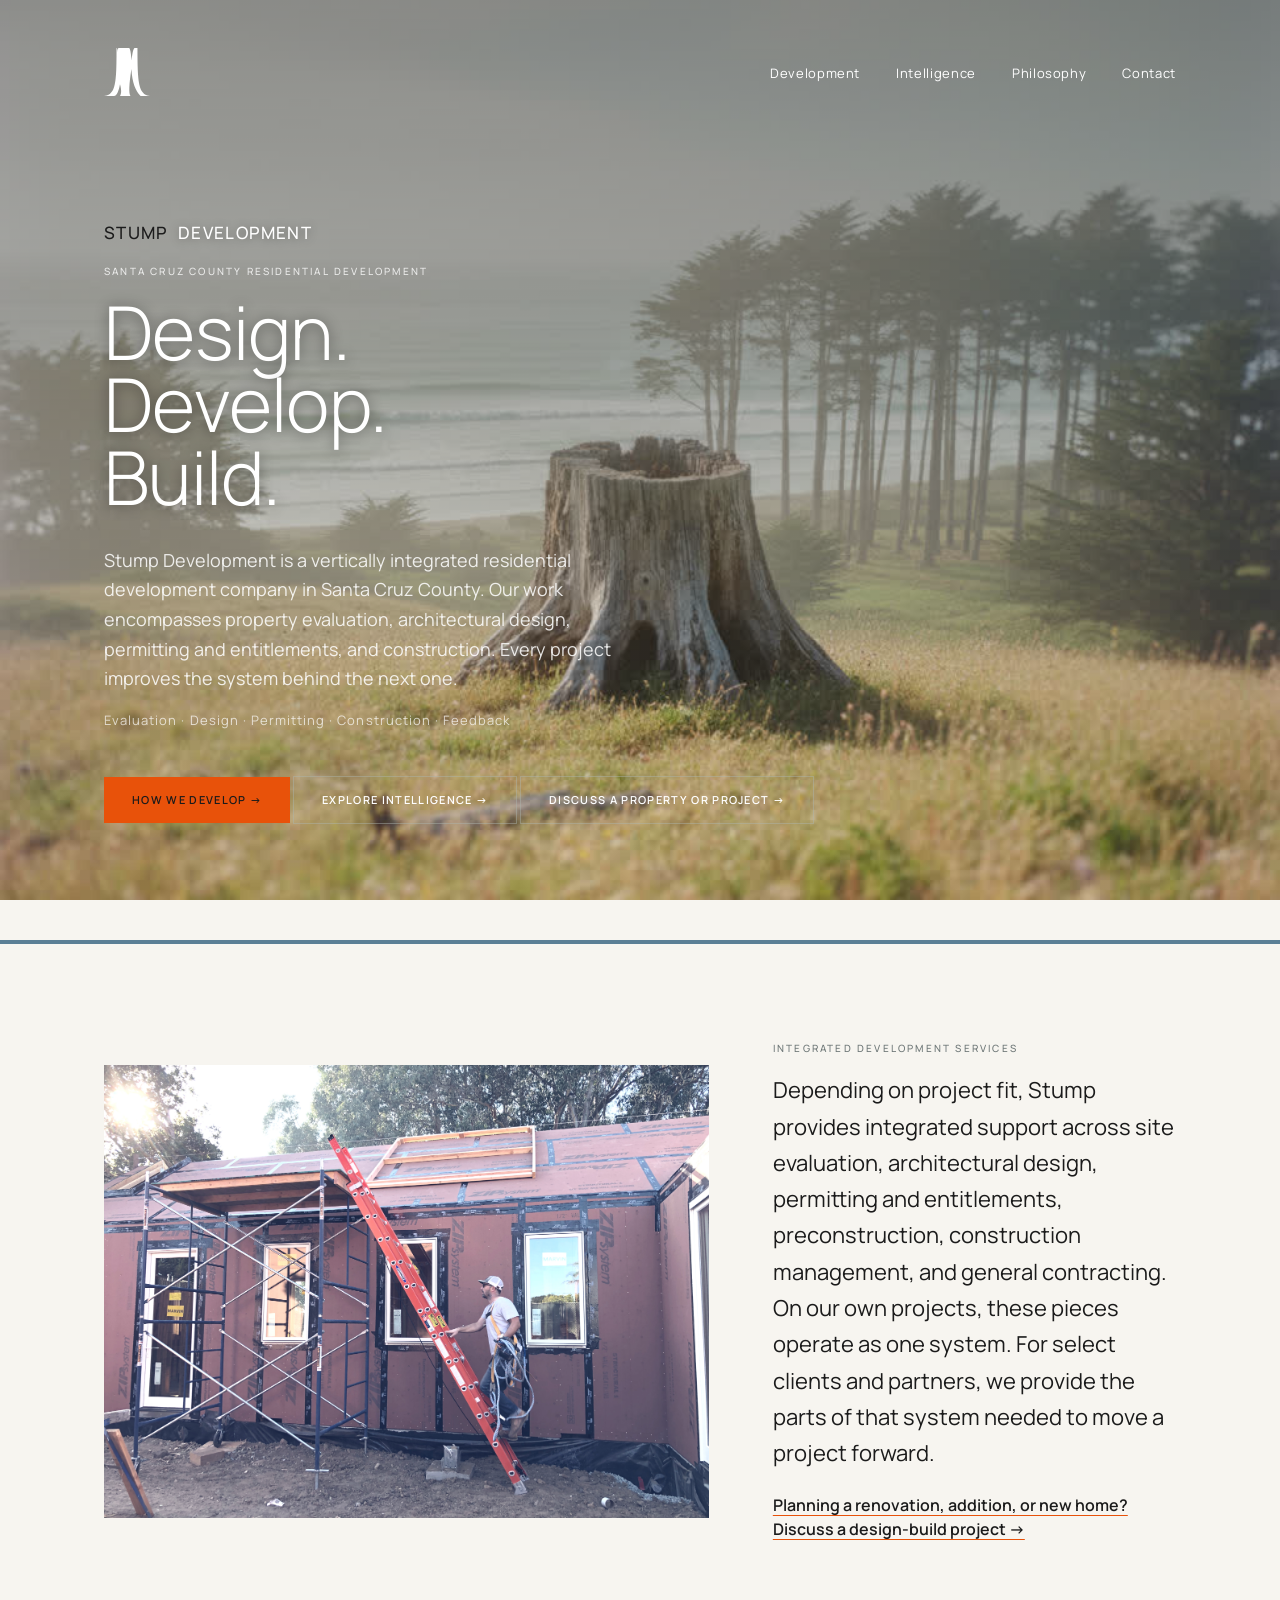
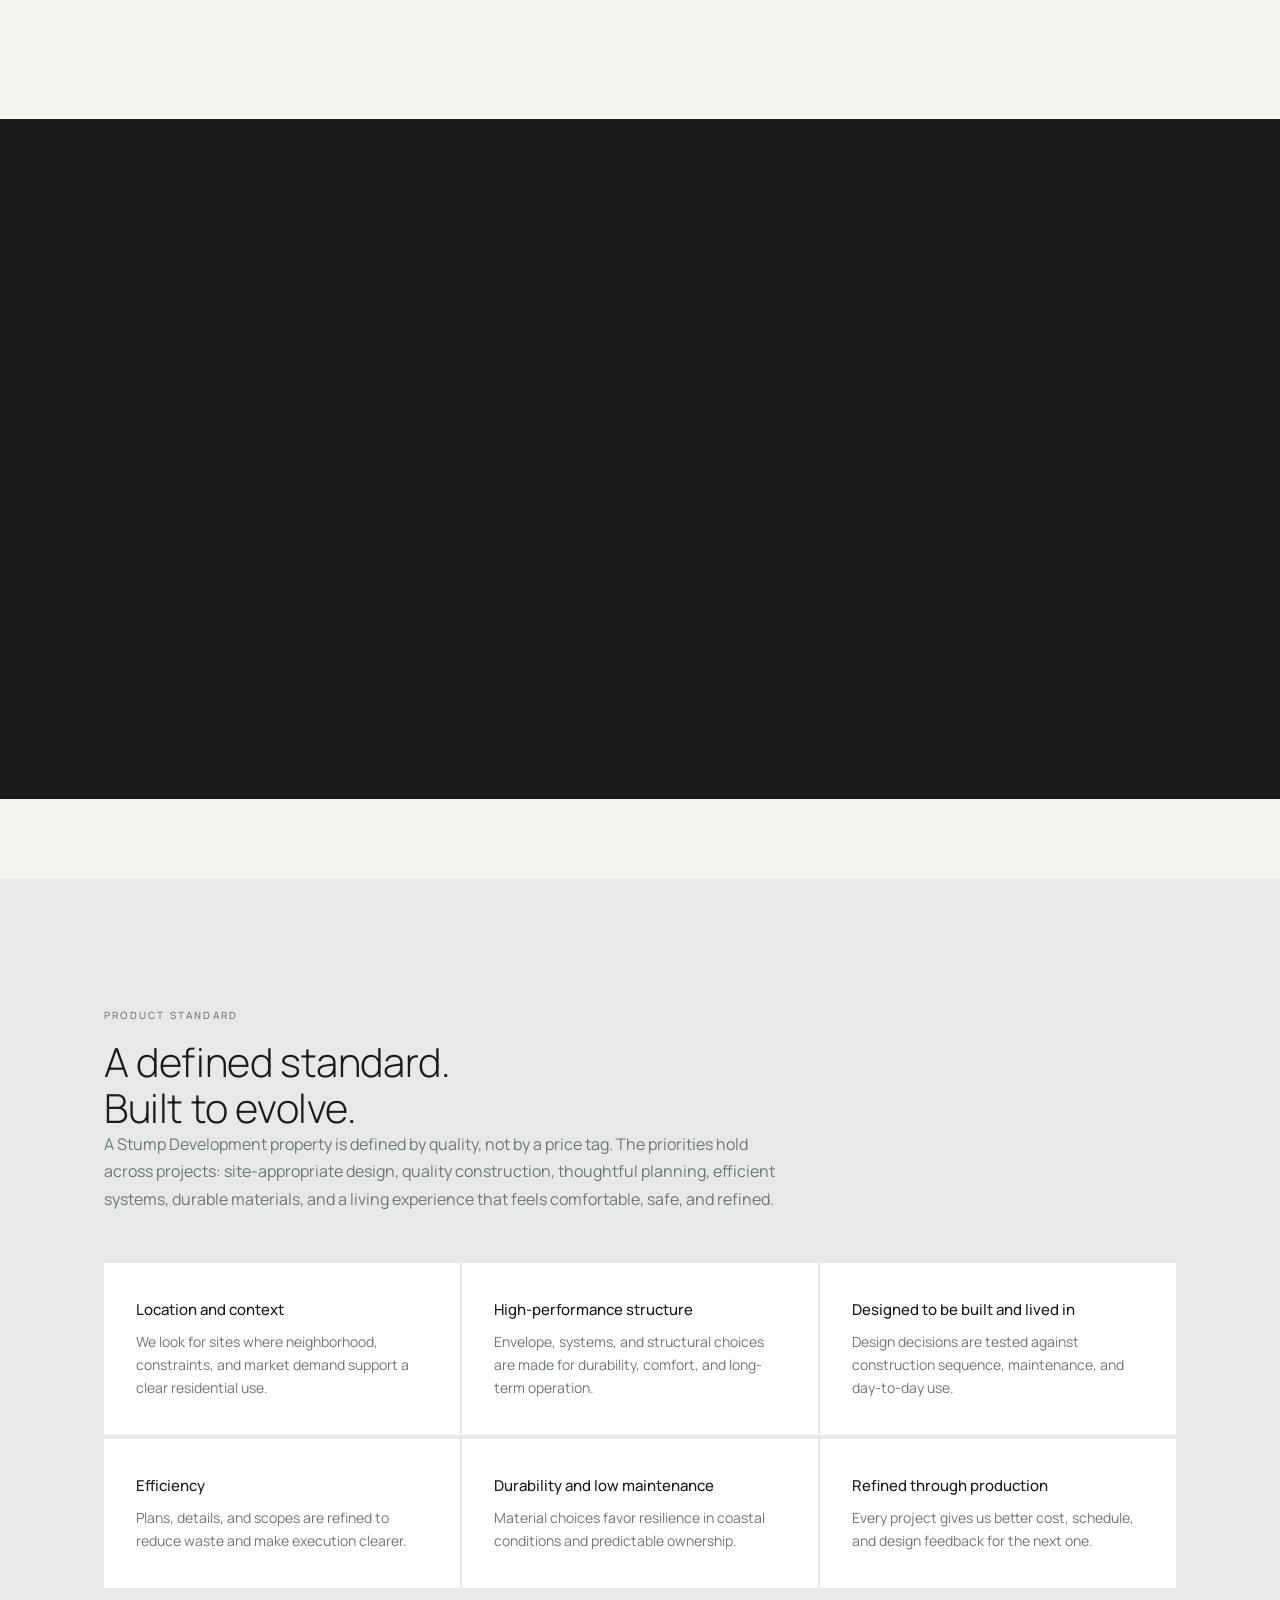
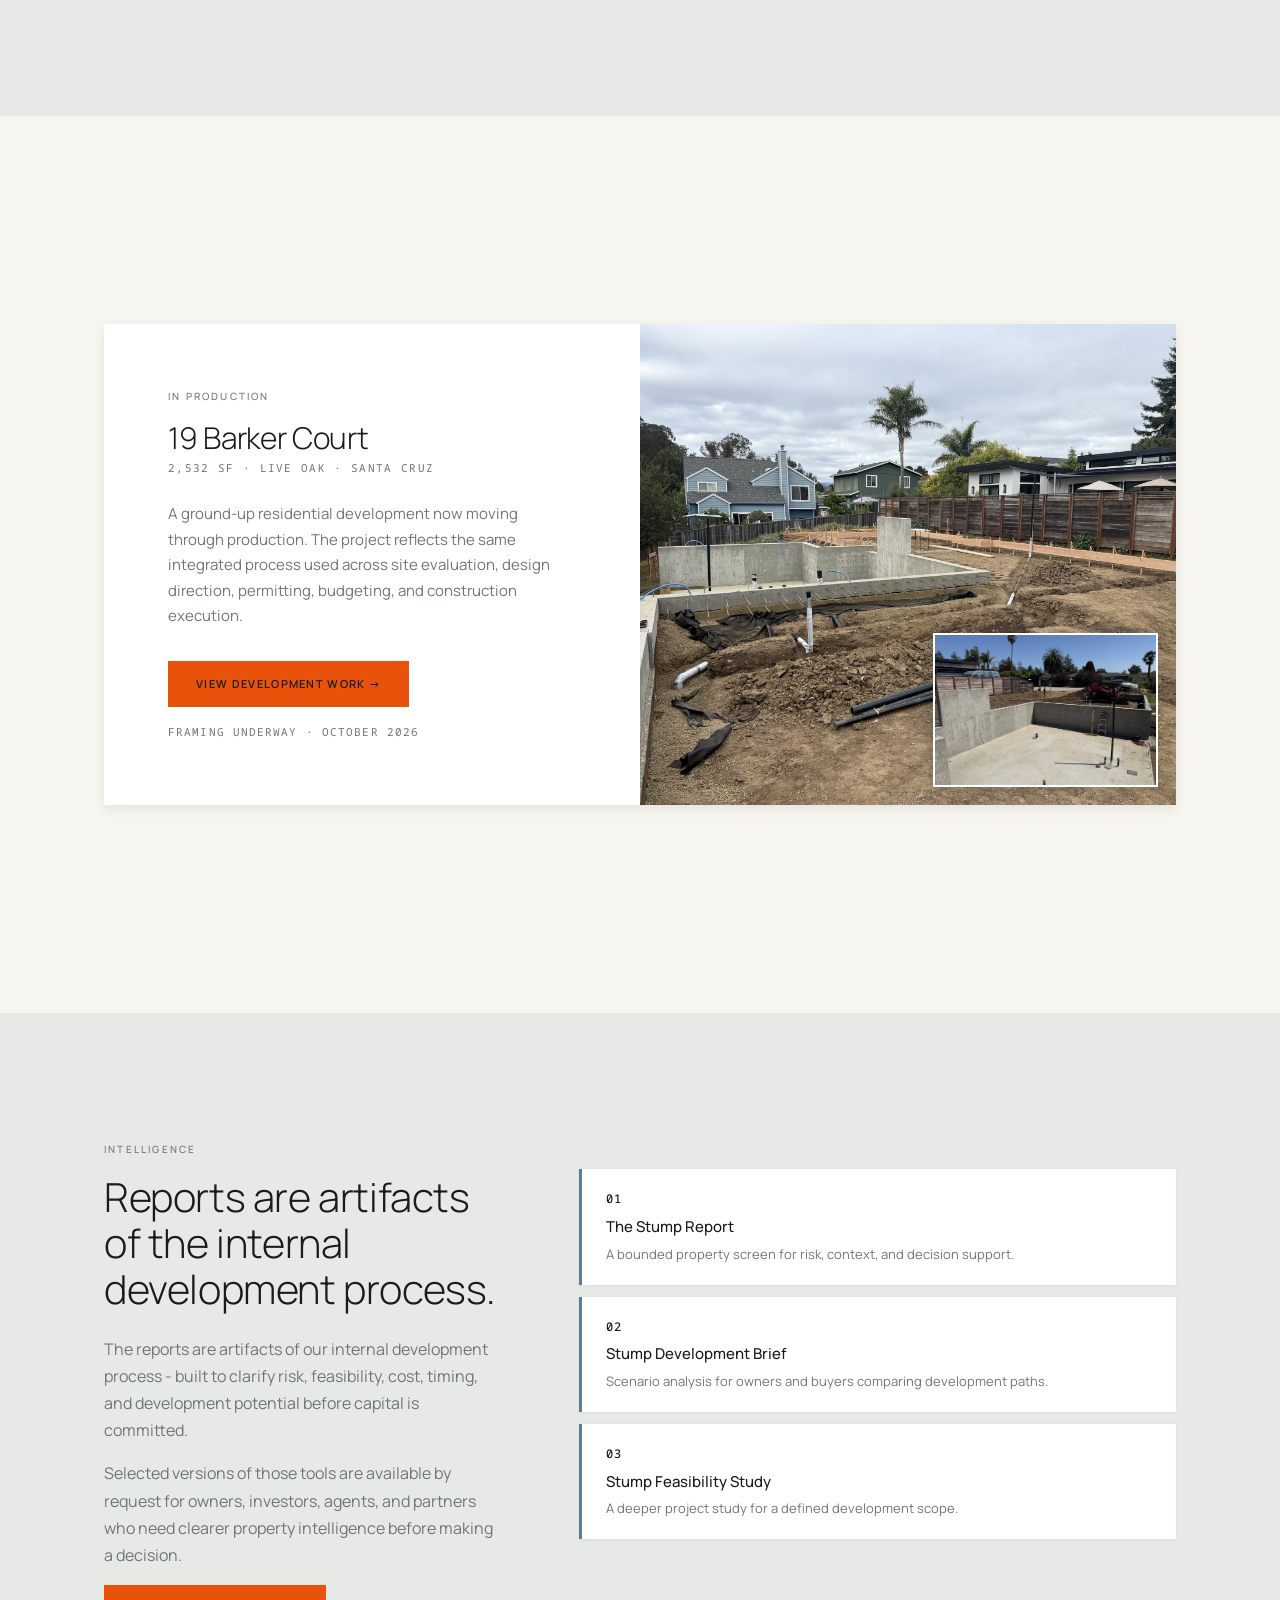
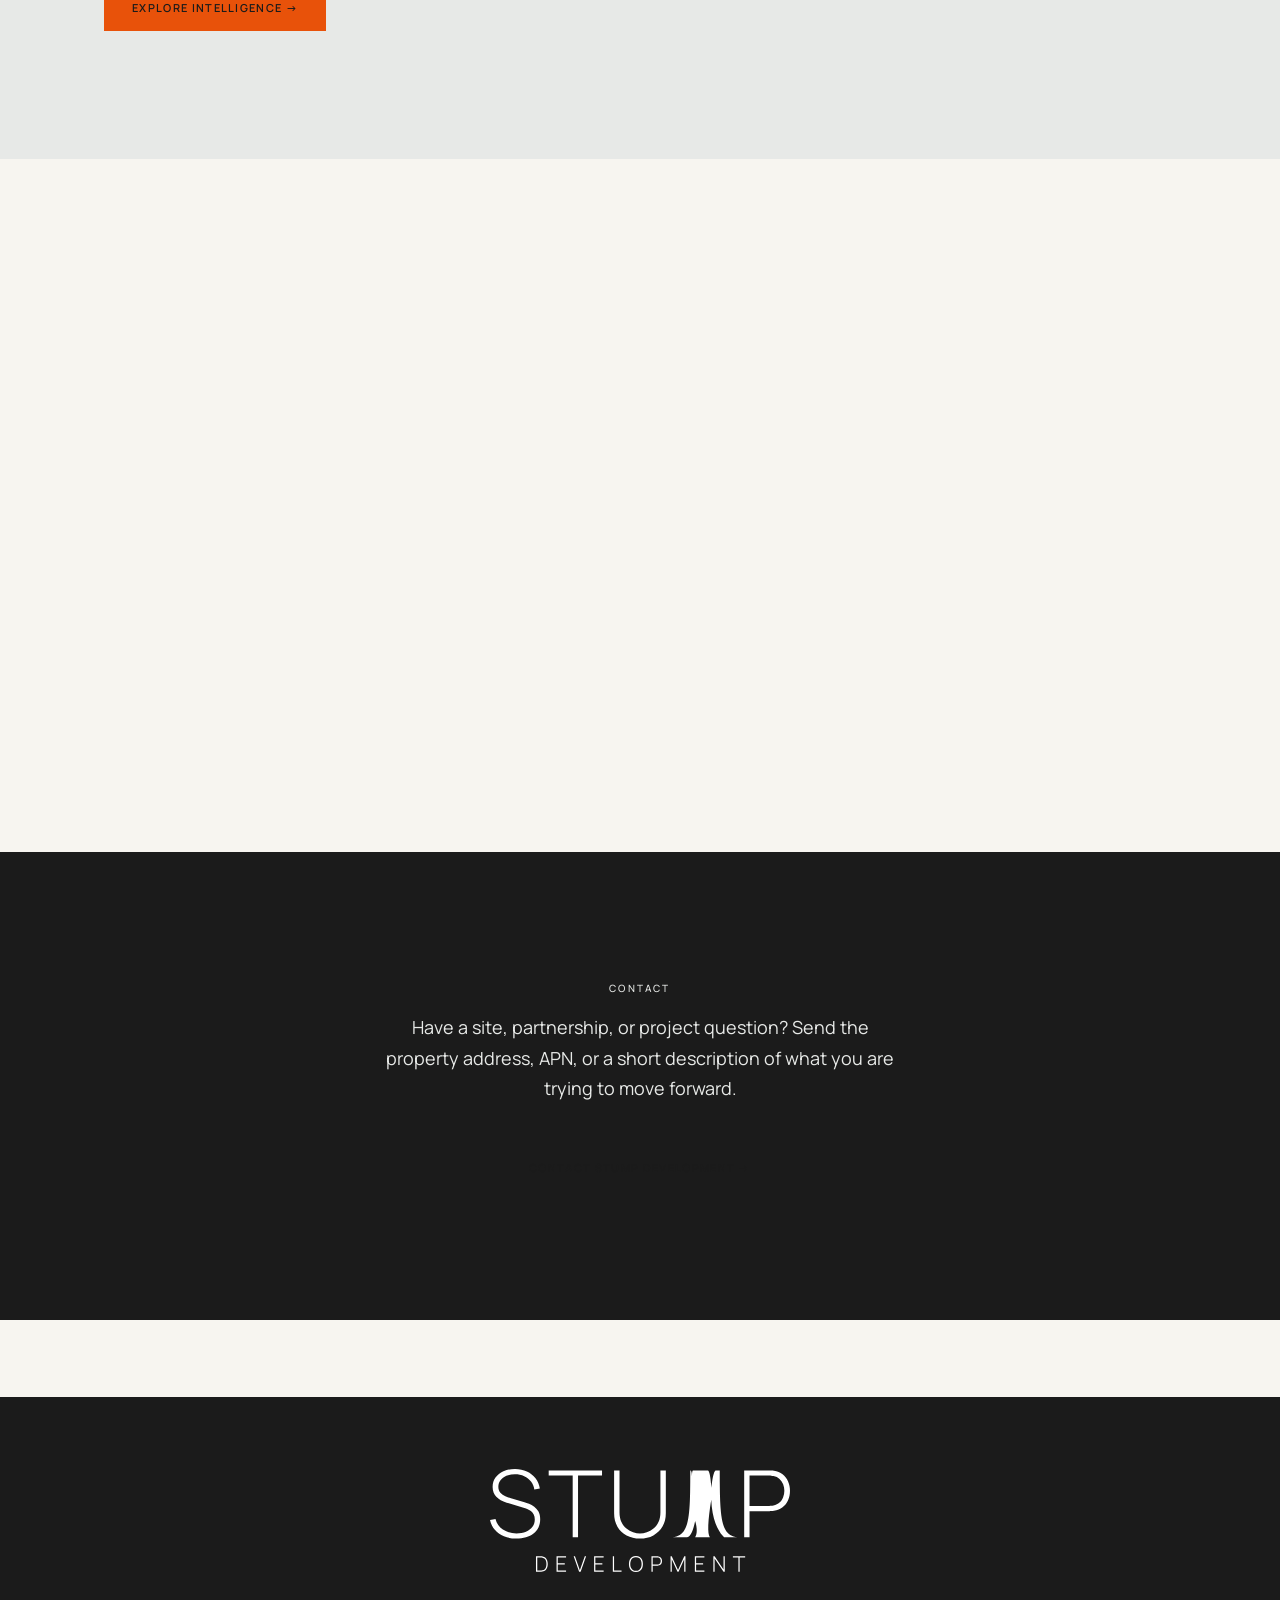
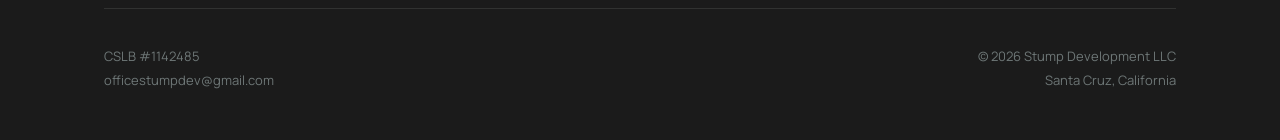
<file: index.html>
<!DOCTYPE html>
<html lang="en">
<head>
  <meta charset="UTF-8">
  <meta name="viewport" content="width=device-width, initial-scale=1.0">
  <title>Stump Development | Santa Cruz Residential Development</title>
  <meta name="description" content="Stump Development is a vertically integrated residential development company in Santa Cruz County. We evaluate, design, permit, build, and manage residential projects through an integrated process.">
  <meta property="og:title" content="Stump Development">
  <meta property="og:description" content="Vertically integrated residential development in Santa Cruz County.">
  <meta property="og:type" content="website">
  <meta property="og:url" content="https://stumpdevelopment.com/">
  <meta property="og:image" content="https://stumpdevelopment.com/assets/images/stump-og-v10.png">
  <link rel="canonical" href="https://stumpdevelopment.com/">
  <link rel="icon" href="/favicon.ico" sizes="any">
  <link rel="icon" href="/assets/logos/v10/stump-favicon.svg" type="image/svg+xml">
  <link rel="apple-touch-icon" href="/assets/logos/v10/apple-touch-icon.png">
  <link rel="preconnect" href="https://fonts.googleapis.com">
  <link rel="preconnect" href="https://fonts.gstatic.com" crossorigin>
  <link href="https://fonts.googleapis.com/css2?family=Manrope:wght@300;400;500;600&family=Noto+Sans+Mono:wght@400;500;600&display=swap" rel="stylesheet">
  <link rel="stylesheet" href="css/tokens.css?v=41">
  <link rel="stylesheet" href="css/base.css?v=40">
  <link rel="stylesheet" href="css/nav.css?v=44">
  <link rel="stylesheet" href="css/footer.css?v=40">
  <link rel="stylesheet" href="css/pages/home.css?v=44">
</head>
<body>

  <header class="site-header">
    <nav class="site-nav" role="navigation" aria-label="Main navigation">
      <a href="index.html" class="site-nav__logo" aria-label="Stump Development - Home">
        <img class="site-nav__logo-image" src="/assets/logos/v10/STUMP-Symbol-Charcoal.svg" alt="" width="298" height="309">
      </a>
      <ul class="site-nav__links">
        <li><a href="development.html">Development</a></li>
        <li><a href="property-analysis.html">Intelligence</a></li>
        <li><a href="philosophy.html">Philosophy</a></li>
        <li><a href="contact.html">Contact</a></li>
      </ul>
      <button class="site-nav__hamburger" aria-label="Open menu" aria-expanded="false">
        <span></span><span></span><span></span>
      </button>
    </nav>

    <div class="site-nav__mobile-panel" aria-label="Mobile navigation">
      <ul>
        <li><a href="development.html">Development</a></li>
        <li><a href="property-analysis.html">Intelligence</a></li>
        <li><a href="philosophy.html">Philosophy</a></li>
        <li><a href="contact.html">Contact</a></li>
      </ul>
    </div>
  </header>

  <main>

    <section class="hero">
      <div class="hero__content">
        <p class="hero__brand"><span class="hero__brand-stump">STUMP</span><span class="hero__brand-development">DEVELOPMENT</span></p>
        <span class="eyebrow">Santa Cruz County Residential Development</span>
        <h1 class="hero__headline">
          <span>Design.</span>
          <span>Develop.</span>
          <span>Build.</span>
        </h1>
        <p class="hero__sub">
          Stump Development is a vertically integrated residential development company in Santa Cruz County. Our work encompasses property evaluation, architectural design, permitting and entitlements, and construction. Every project improves the system behind the next one.
        </p>
        <p class="hero__hook">Evaluation &middot; Design &middot; Permitting &middot; Construction &middot; Feedback</p>
        <div class="hero__actions">
          <a href="development.html" class="btn btn--primary">How We Develop &rarr;</a>
          <a href="property-analysis.html" class="btn btn--ghost">Explore Intelligence &rarr;</a>
          <a href="contact.html?interest=site-evaluation" class="btn btn--ghost">Discuss a Property or Project &rarr;</a>
        </div>
      </div>
    </section>

    <section class="section section--white-warm operator-proof">
      <div class="container">
        <div class="operator-proof__layout fade-in">
          <div class="operator-proof__image">
            <img class="img-pos-center" src="/photos/prior-work/30-barker-construction-drew.jpg" alt="Residential construction coordination on site" loading="lazy">
          </div>
          <div class="operator-proof__body">
            <span class="eyebrow">Integrated Development Services</span>
            <p>
              Depending on project fit, Stump provides integrated support across site evaluation, architectural design, permitting and entitlements, preconstruction, construction management, and general contracting. On our own projects, these pieces operate as one system. For select clients and partners, we provide the parts of that system needed to move a project forward.
            </p>
            <a class="operator-proof__cta" href="contact.html?interest=design-build-gc">Planning a renovation, addition, or new home? Discuss a design-build project &rarr;</a>
          </div>
        </div>
      </div>
    </section>

    <section class="section section--forest thesis">
      <div class="container">
        <div class="thesis__layout fade-in">
          <div>
            <span class="eyebrow eyebrow--light">How We Think</span>
            <h2 class="thesis__headline">Better decisions<br>happen earlier.</h2>
            <p class="thesis__body">
              Design, permitting, budgeting, and construction affect each other from the beginning. We approach them as one system, not disconnected phases.
            </p>
          </div>
          <div class="thesis__principles">
            <div class="principle"><div class="principle__num">01</div><div><h3 class="principle__title">Integration</h3><p class="principle__body">Site evaluation, design, permitting, budgeting, and construction are connected decisions. Treating them separately creates friction. Treating them as one system creates leverage.</p></div></div>
            <div class="principle"><div class="principle__num">02</div><div><h3 class="principle__title">Feedback</h3><p class="principle__body">Every project generates information: costs, timelines, detailing, permitting friction, and market response. That feedback improves the next project.</p></div></div>
            <div class="principle"><div class="principle__num">03</div><div><h3 class="principle__title">Selectivity</h3><p class="principle__body">We focus on projects where constraints, complexity, or changing conditions create opportunities others may overlook.</p></div></div>
            <div class="principle"><div class="principle__num">04</div><div><h3 class="principle__title">Execution</h3><p class="principle__body">Good development depends on carrying decisions cleanly from analysis through construction.</p></div></div>
          </div>
        </div>
      </div>
    </section>

    <section class="section section--linen product">
      <div class="container">
        <div class="product__intro fade-in">
          <span class="eyebrow">Product Standard</span>
          <h2>A defined standard.<br>Built to evolve.</h2>
          <p>
            A Stump Development property is defined by quality, not by a price tag. The priorities hold across projects: site-appropriate design, quality construction, thoughtful planning, efficient systems, durable materials, and a living experience that feels comfortable, safe, and refined.
          </p>
        </div>
        <div class="product__grid fade-in">
          <div class="product__item"><h3>Location and context</h3><p>We look for sites where neighborhood, constraints, and market demand support a clear residential use.</p></div>
          <div class="product__item"><h3>High-performance structure</h3><p>Envelope, systems, and structural choices are made for durability, comfort, and long-term operation.</p></div>
          <div class="product__item"><h3>Designed to be built and lived in</h3><p>Design decisions are tested against construction sequence, maintenance, and day-to-day use.</p></div>
          <div class="product__item"><h3>Efficiency</h3><p>Plans, details, and scopes are refined to reduce waste and make execution clearer.</p></div>
          <div class="product__item"><h3>Durability and low maintenance</h3><p>Material choices favor resilience in coastal conditions and predictable ownership.</p></div>
          <div class="product__item"><h3>Refined through production</h3><p>Every project gives us better cost, schedule, and design feedback for the next one.</p></div>
        </div>
      </div>
    </section>

    <section class="section section--white-warm active-dev">
      <div class="container">
        <div class="active-dev__card fade-in">
          <div class="active-dev__info">
            <span class="eyebrow">In Production</span>
            <h2 class="active-dev__address">19 Barker Court</h2>
            <p class="active-dev__meta">2,532 SF &middot; Live Oak &middot; Santa Cruz</p>
            <p class="active-dev__desc">
              A ground-up residential development now moving through production. The project reflects the same integrated process used across site evaluation, design direction, permitting, budgeting, and construction execution.
            </p>
            <div class="active-dev__footer">
              <a href="development.html" class="btn btn--primary">View Development Work &rarr;</a>
              <span class="active-dev__target">Framing underway &middot; October 2026</span>
            </div>
          </div>
          <div class="active-dev__image">
            <img class="img-pos-center" src="/photos/in-production/19-barker-construction-01.jpg" alt="19 Barker Court foundation and site work in production" loading="lazy">
            <img class="img-pos-center" src="/photos/in-production/19-barker-construction-02.jpg" alt="19 Barker Court concrete foundation detail during construction" loading="lazy">
          </div>
        </div>
      </div>
    </section>

    <section class="section section--linen bridge">
      <div class="container">
        <div class="bridge__layout fade-in">
          <div>
            <span class="eyebrow">Intelligence</span>
            <h2 class="bridge__headline">Reports are artifacts of the internal development process.</h2>
            <p class="bridge__body">
              The reports are artifacts of our internal development process - built to clarify risk, feasibility, cost, timing, and development potential before capital is committed.
            </p>
            <p class="bridge__body">
              Selected versions of those tools are available by request for owners, investors, agents, and partners who need clearer property intelligence before making a decision.
            </p>
            <a href="property-analysis.html" class="btn btn--primary">Explore Intelligence &rarr;</a>
          </div>
          <div class="bridge__cards">
            <div class="bridge__card"><div class="bridge__card-num">01</div><div class="bridge__card-title">The Stump Report</div><div class="bridge__card-desc">A bounded property screen for risk, context, and decision support.</div></div>
            <div class="bridge__card"><div class="bridge__card-num">02</div><div class="bridge__card-title">Stump Development Brief</div><div class="bridge__card-desc">Scenario analysis for owners and buyers comparing development paths.</div></div>
            <div class="bridge__card"><div class="bridge__card-num">03</div><div class="bridge__card-title">Stump Feasibility Study</div><div class="bridge__card-desc">A deeper project study for a defined development scope.</div></div>
          </div>
        </div>
      </div>
    </section>

    <section class="section section--white-warm partnership">
      <div class="container fade-in">
        <span class="eyebrow">Selective Partnership</span>
        <h2 class="partnership__headline">When a site fits the model.</h2>
        <p class="partnership__body">
          We partner selectively with property owners and capital partners when a site fits our model and there is a clear path to value creation.
        </p>
        <a href="contact.html?interest=partnership" class="btn btn--primary">Discuss a Property or Project &rarr;</a>
      </div>
    </section>

    <section class="section section--forest-deep closing">
      <div class="container fade-in">
        <span class="eyebrow eyebrow--light">Contact</span>
        <p class="closing__body">
          Have a site, partnership, or project question? Send the property address, APN, or a short description of what you are trying to move forward.
        </p>
        <a href="contact.html" class="btn btn--ghost">Contact Stump Development &rarr;</a>
      </div>
    </section>

  </main>

  <footer class="site-footer">
    <div class="site-footer__inner">
      <div class="site-footer__logo">
        <img class="site-footer__logo-image" src="/assets/logos/v10/STUMP-Primary-Reversed.svg" alt="Stump Development" width="1383" height="476">
      </div>
      <hr class="site-footer__divider">
      <div class="site-footer__bottom">
        <div class="site-footer__left">
          CSLB #1142485<br>
          officestumpdev@gmail.com
        </div>
        <div class="site-footer__right">
          &copy; 2026 Stump Development LLC<br>
          Santa Cruz, California
        </div>
      </div>
    </div>
  </footer>

  <script src="js/nav.js"></script>
</body>
</html>
</file>
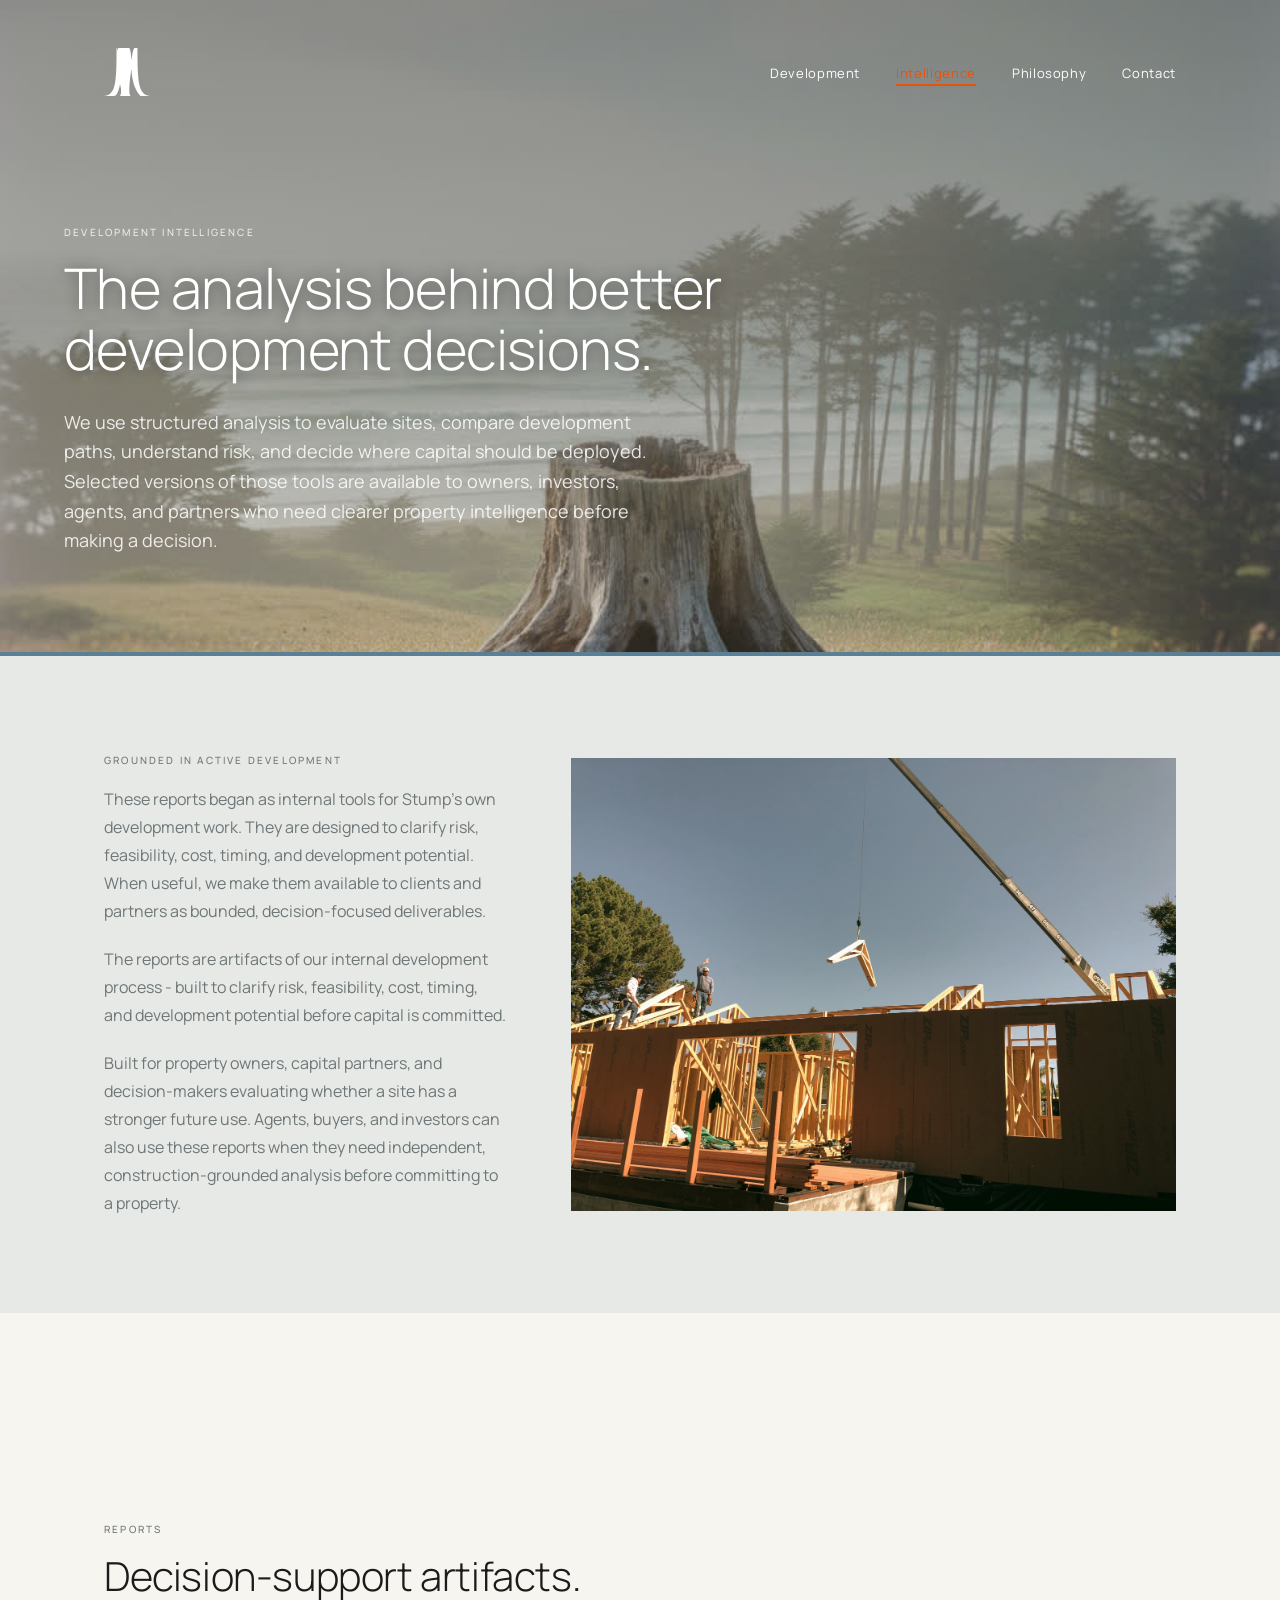
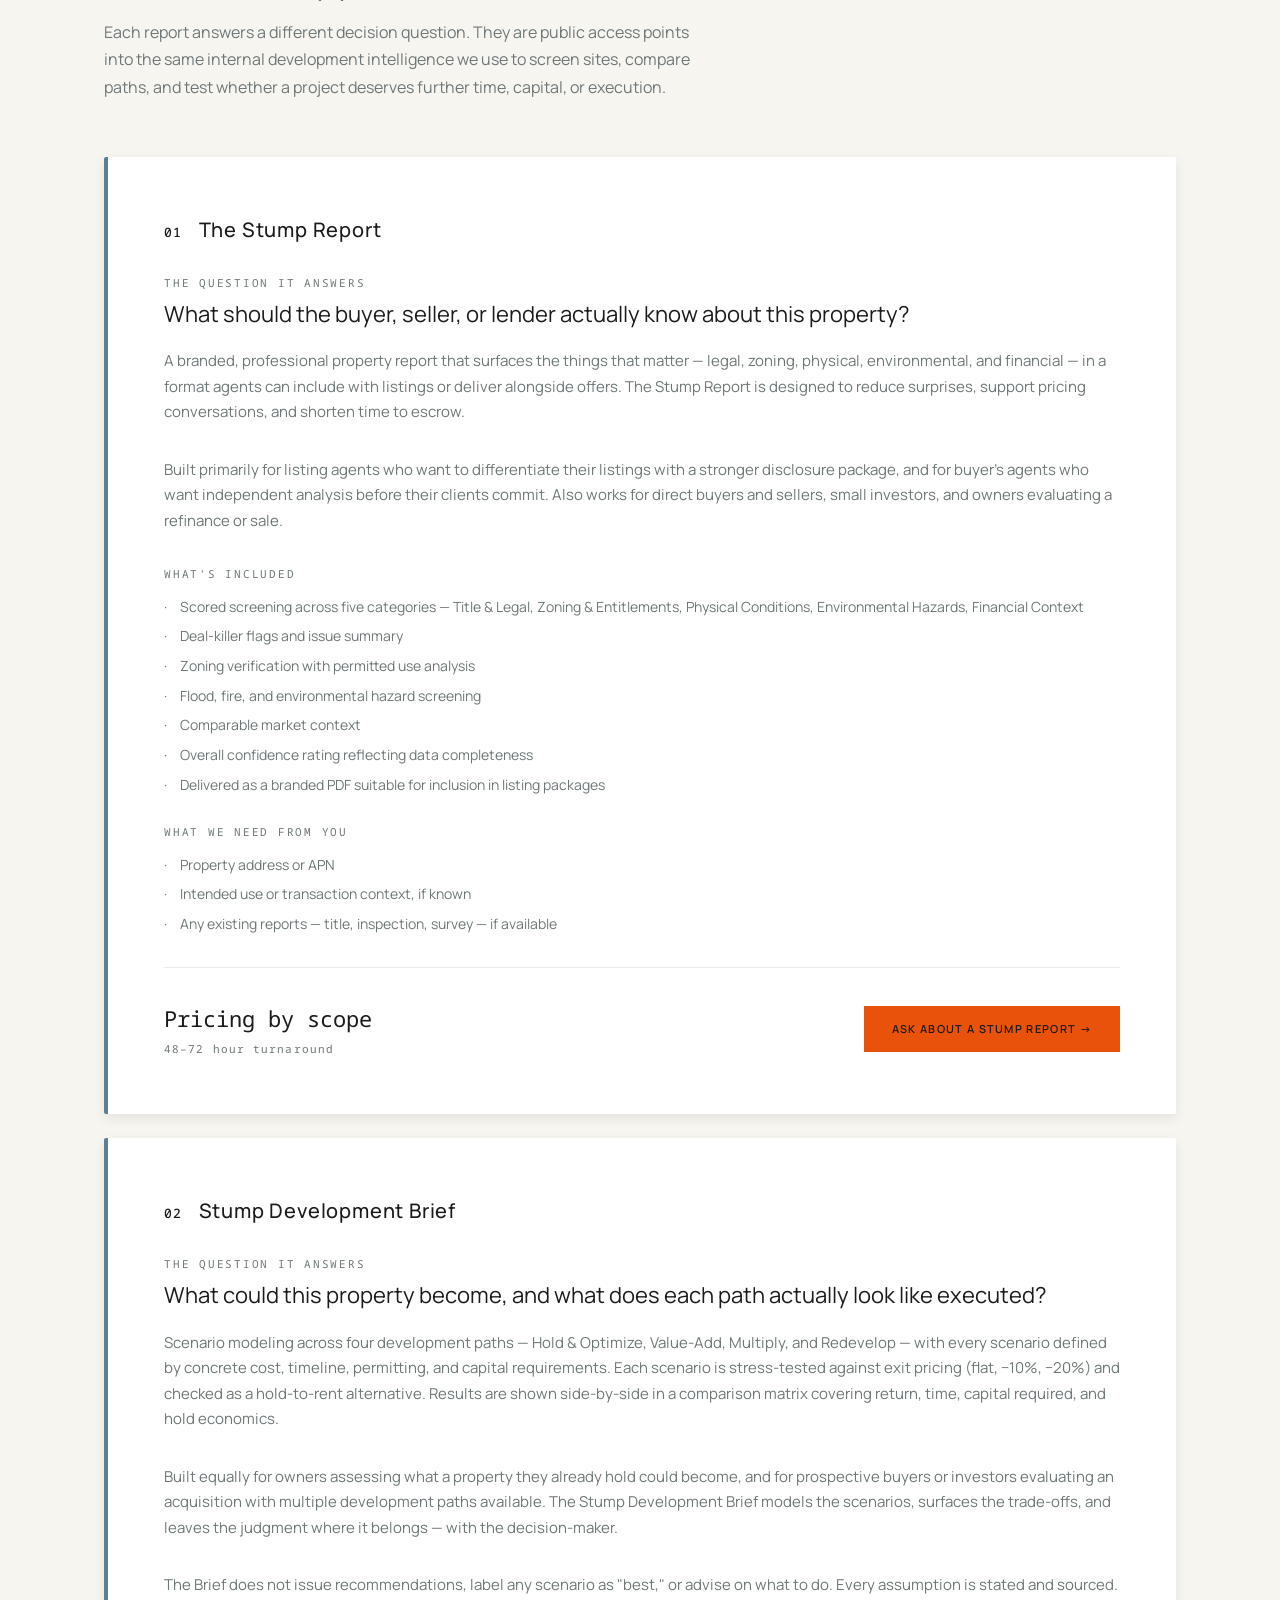
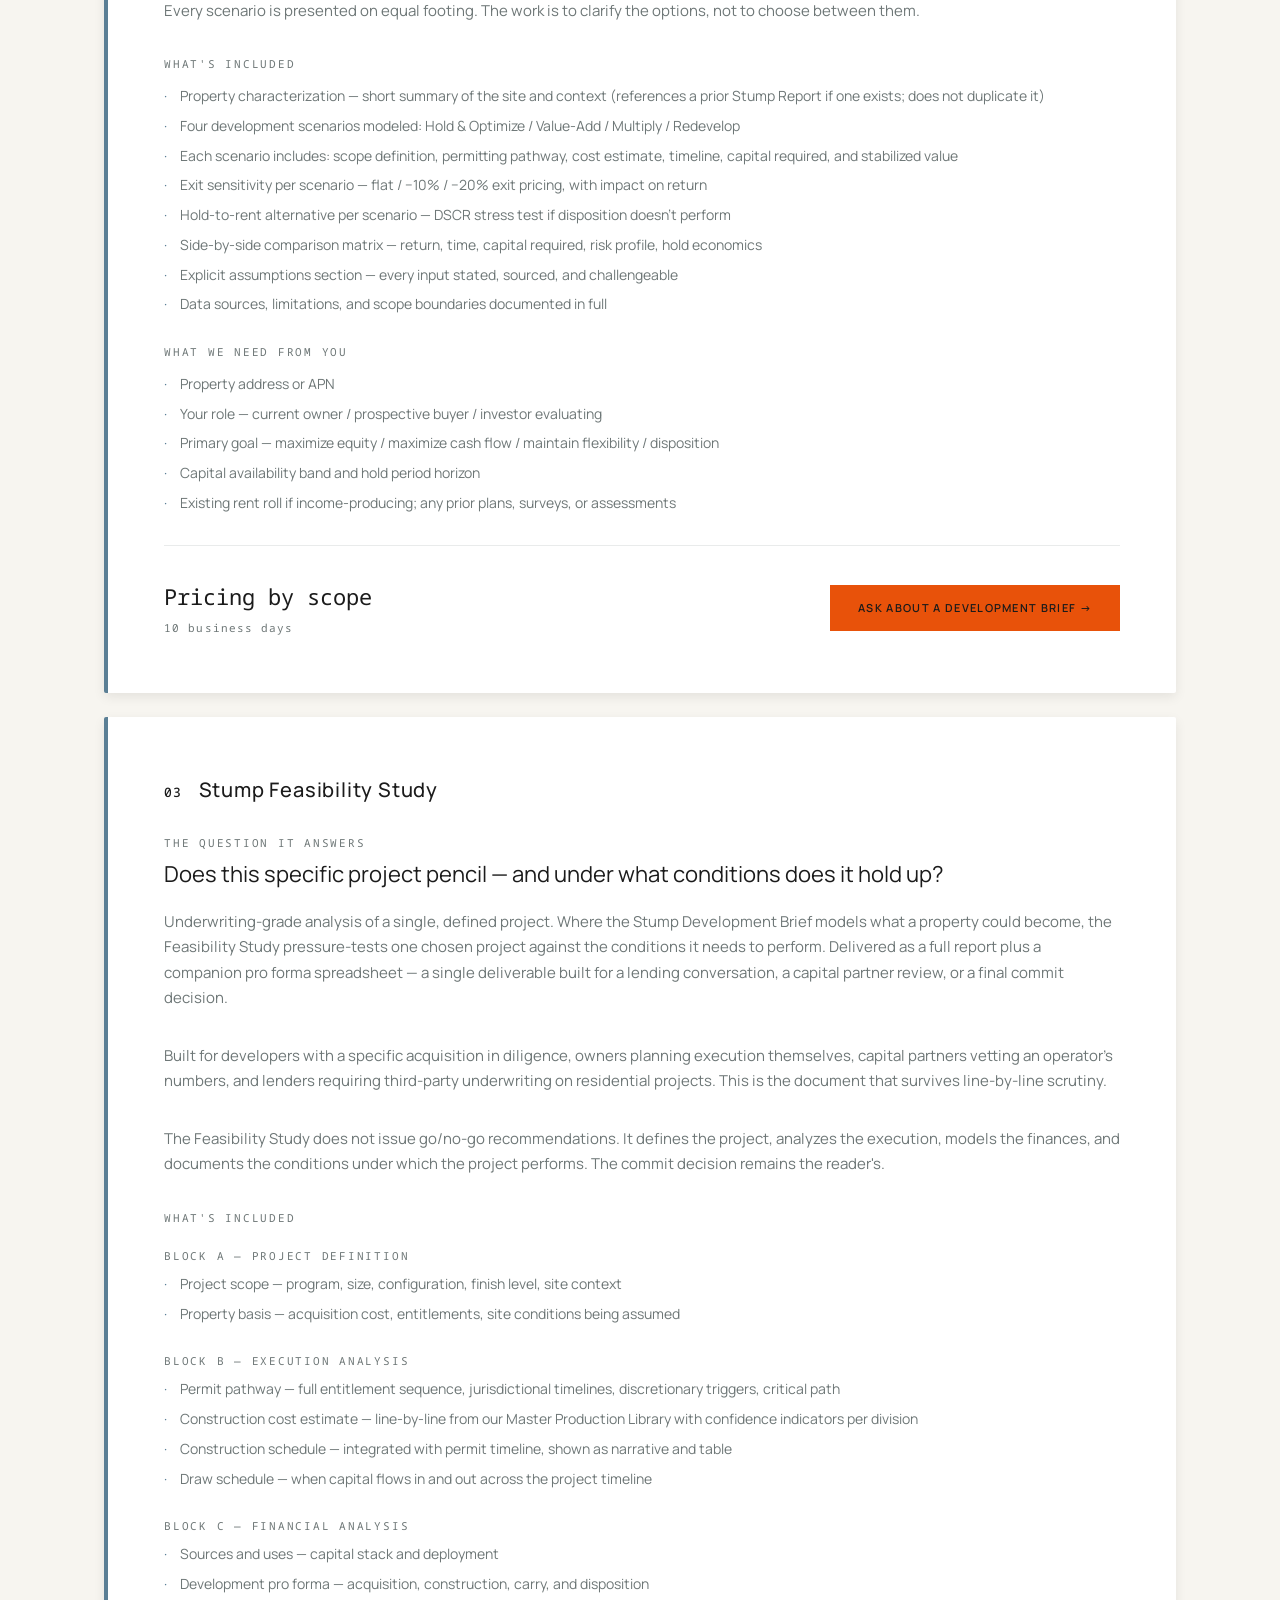
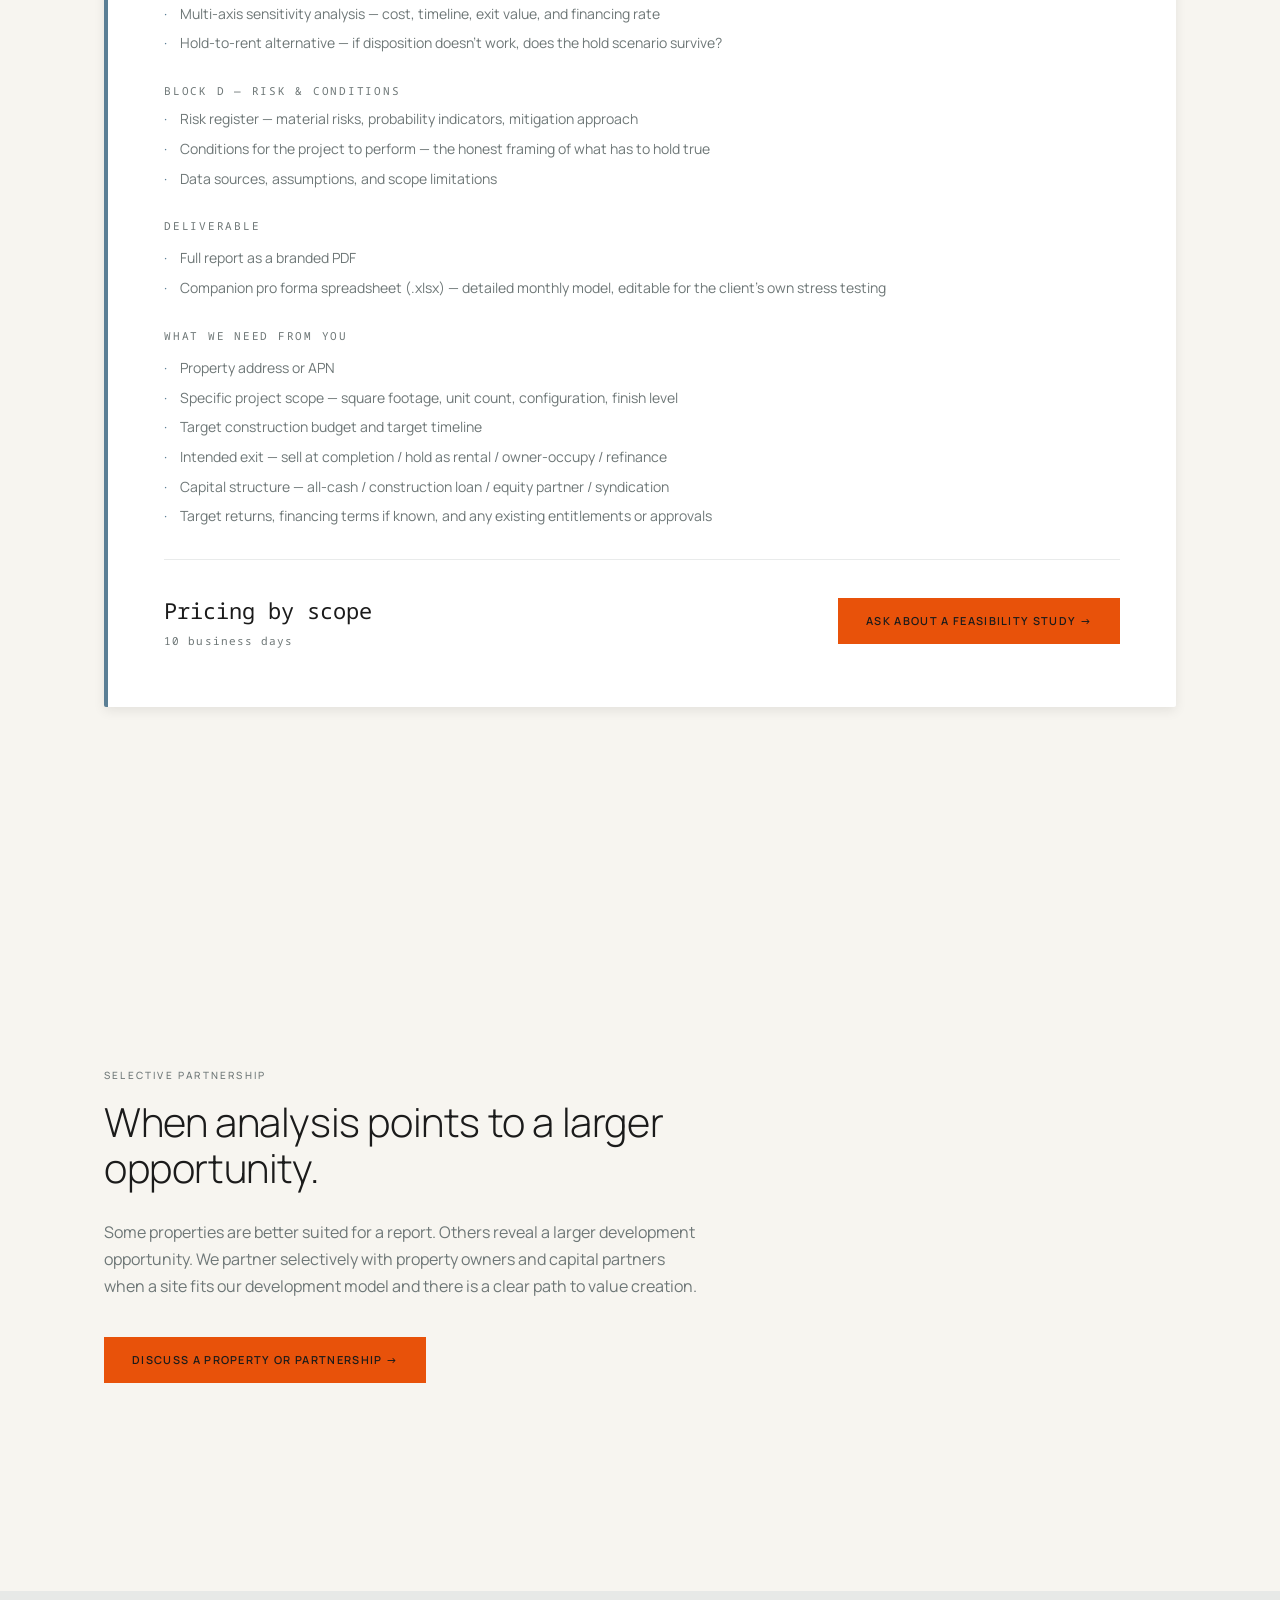
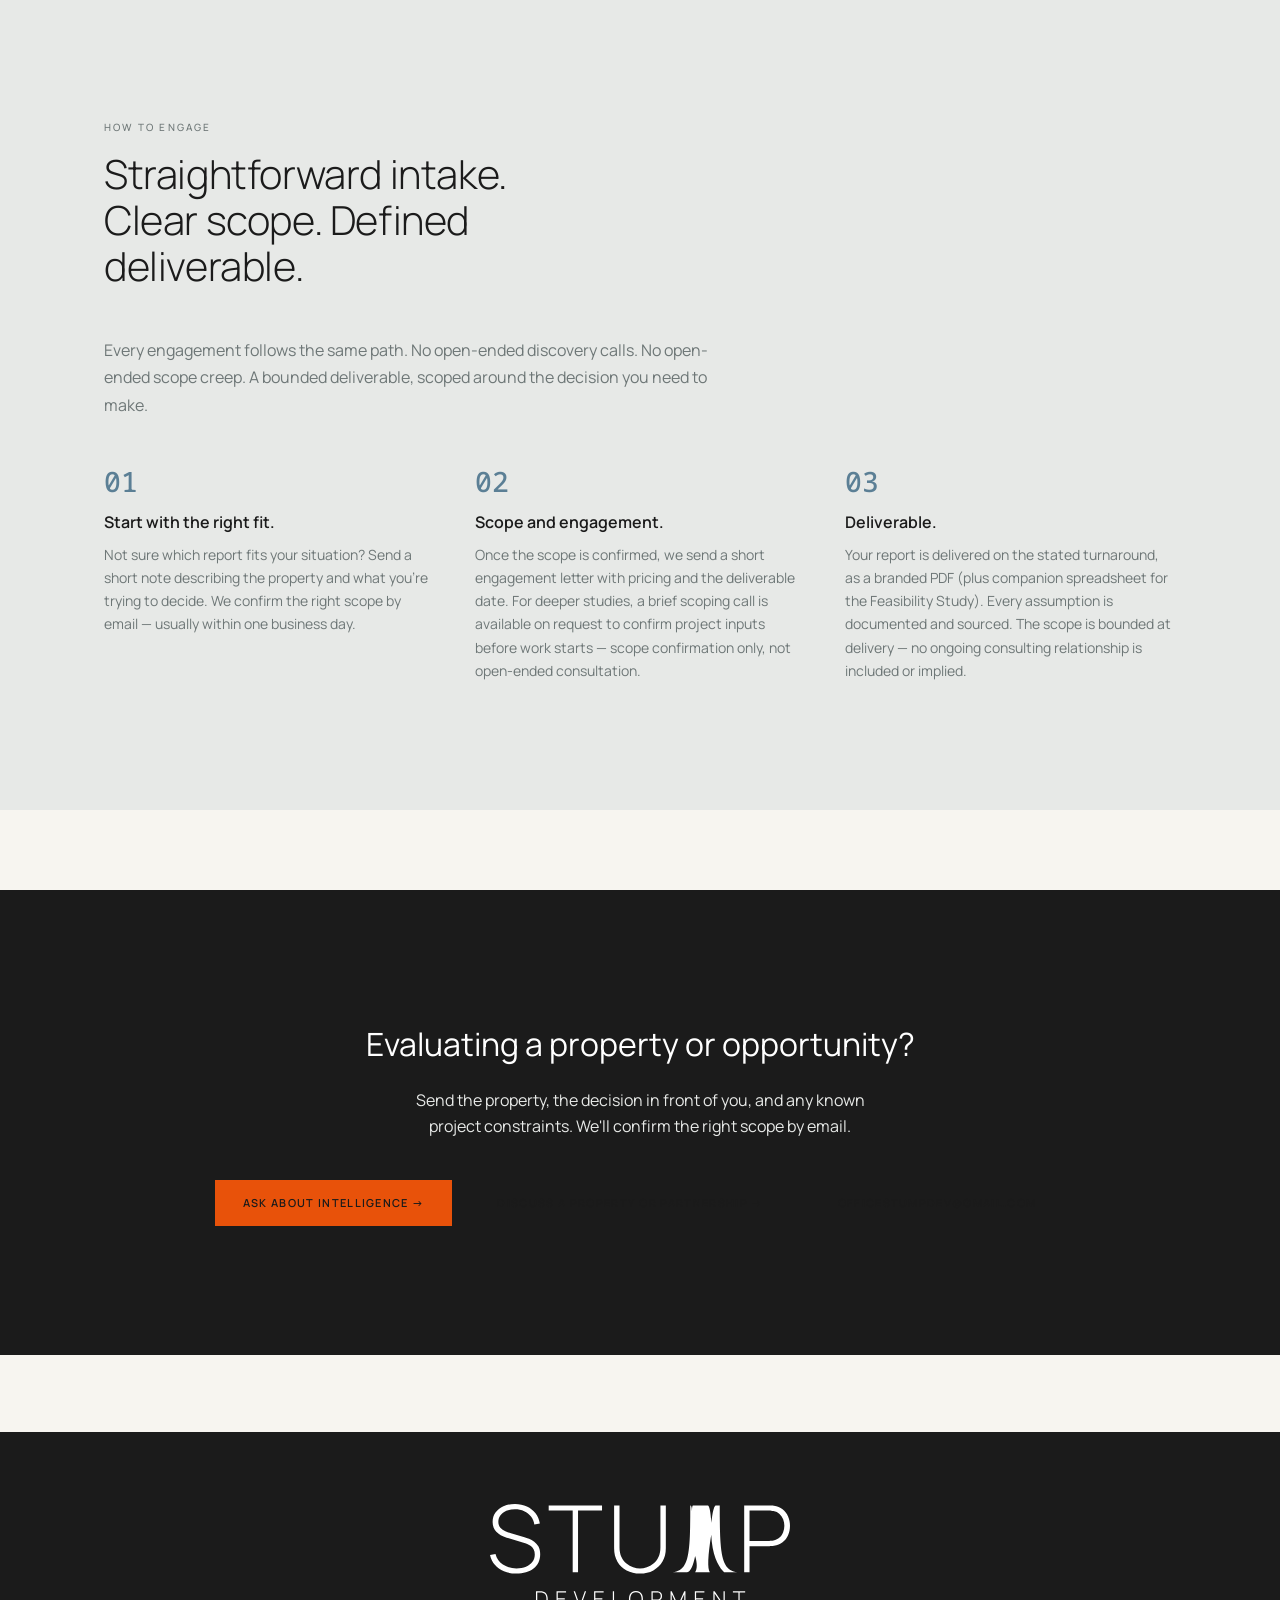
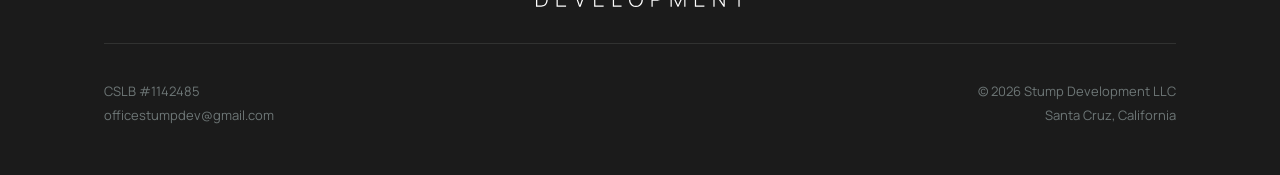
<file: advisory.html>
﻿<!DOCTYPE html>
<html lang="en">
<head>
  <meta charset="UTF-8">
  <meta name="viewport" content="width=device-width, initial-scale=1.0">
  <title>Redirecting | Stump Development</title>
  <meta name="robots" content="noindex">
  <meta http-equiv="refresh" content="0; url=property-analysis.html">
  <link rel="canonical" href="https://stumpdevelopment.com/property-analysis.html">
  <script>window.location.replace('property-analysis.html');</script>
</head>
<body>
  <p>Redirecting to <a href="property-analysis.html">Stump Development Intelligence</a>.</p>
</body>
</html>
</file>
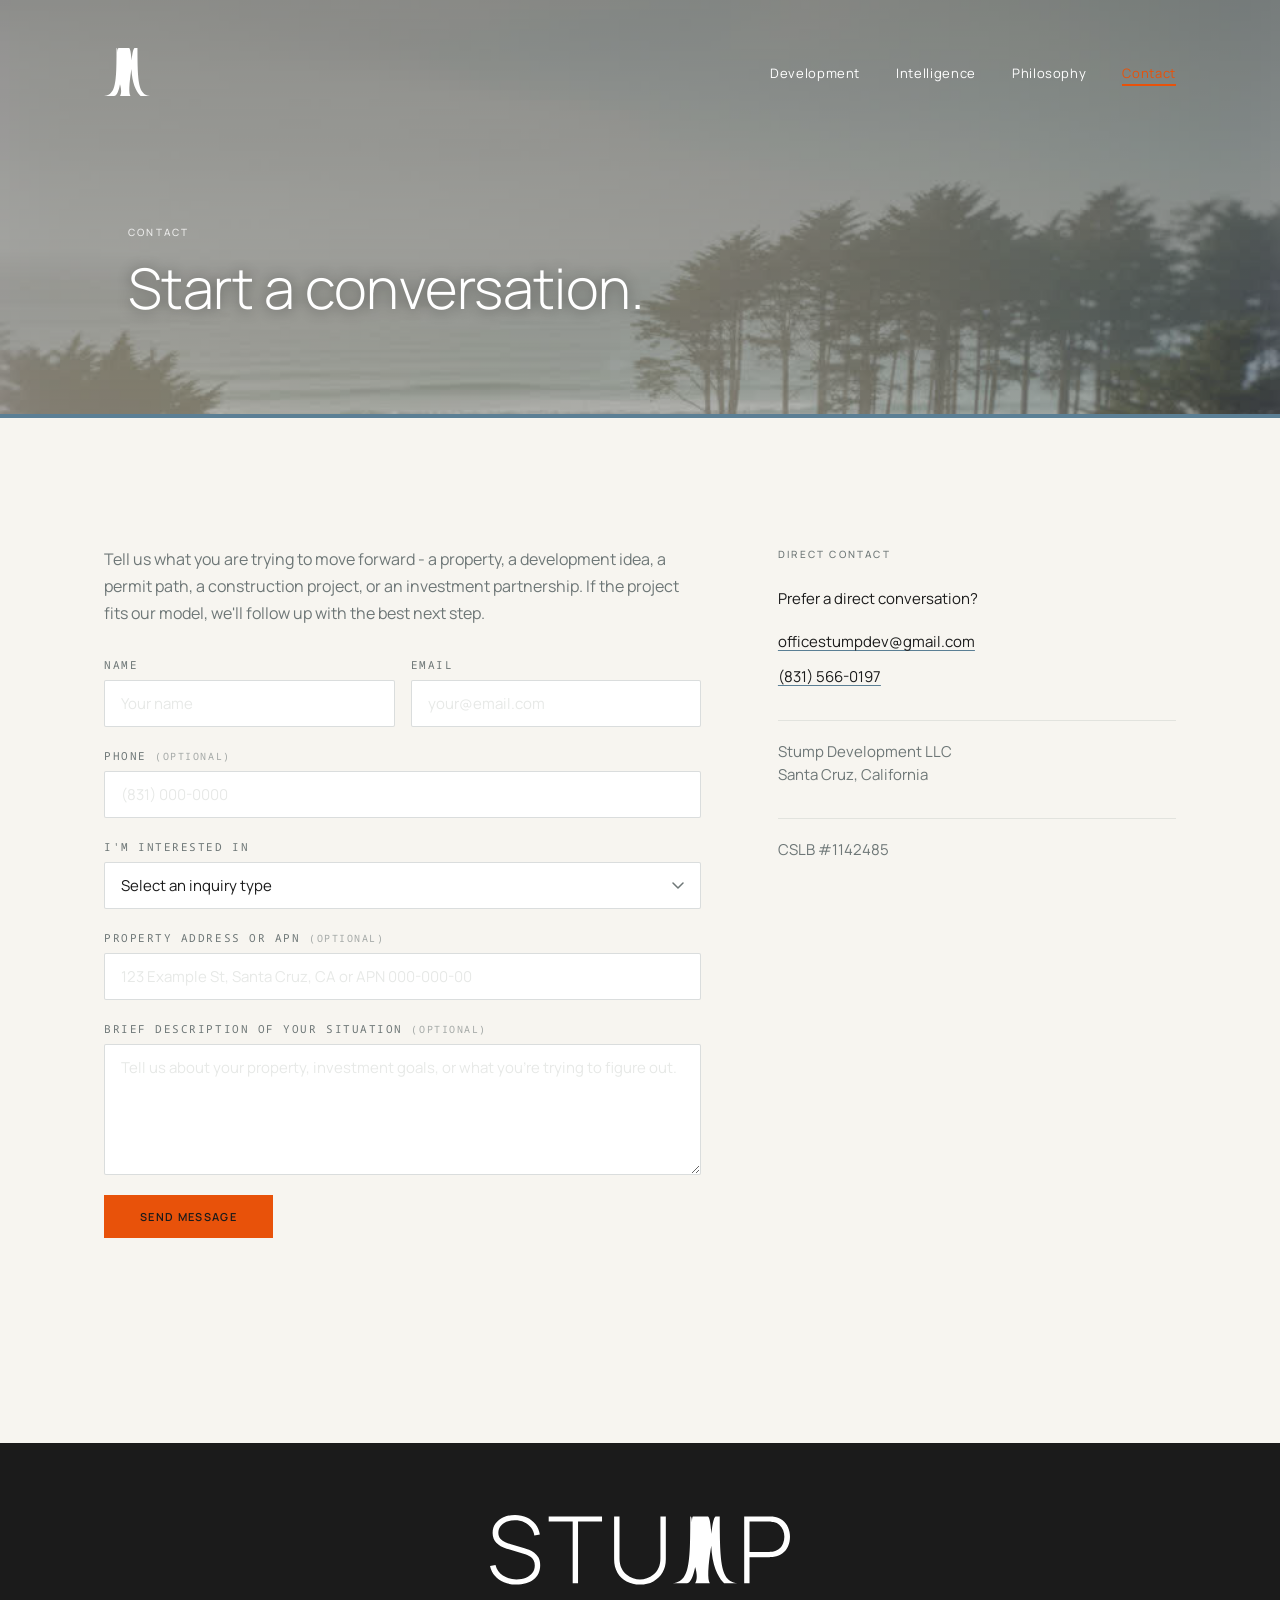
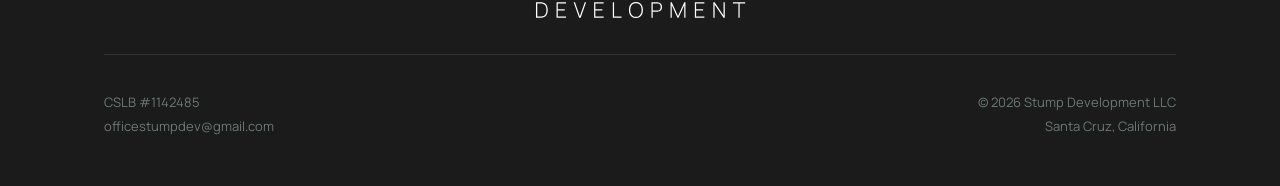
<file: contact.html>
<!DOCTYPE html>
<html lang="en">
<head>
  <meta charset="UTF-8">
  <meta name="viewport" content="width=device-width, initial-scale=1.0">
  <title>Contact | Stump Development &middot; Santa Cruz</title>
  <meta name="description" content="Start a conversation with Stump Development about site evaluation, development partnerships, capital partnerships, or development intelligence in Santa Cruz County.">
  <meta property="og:title" content="Contact | Stump Development">
  <meta property="og:description" content="Start a conversation with Stump Development about property, partnership, and development intelligence inquiries.">
  <meta property="og:type" content="website">
  <meta property="og:url" content="https://stumpdevelopment.com/contact.html">
  <meta property="og:image" content="https://stumpdevelopment.com/assets/images/stump-og-v10.png">
  <link rel="canonical" href="https://stumpdevelopment.com/contact.html">
  <link rel="icon" href="/favicon.ico" sizes="any">
  <link rel="icon" href="/assets/logos/v10/stump-favicon.svg" type="image/svg+xml">
  <link rel="apple-touch-icon" href="/assets/logos/v10/apple-touch-icon.png">
  <link rel="preconnect" href="https://fonts.googleapis.com">
  <link rel="preconnect" href="https://fonts.gstatic.com" crossorigin>
  <link href="https://fonts.googleapis.com/css2?family=Manrope:wght@300;400;500;600&family=Noto+Sans+Mono:wght@400;500;600&display=swap" rel="stylesheet">
  <link rel="stylesheet" href="css/tokens.css?v=41">
  <link rel="stylesheet" href="css/base.css?v=40">
  <link rel="stylesheet" href="css/nav.css?v=44">
  <link rel="stylesheet" href="css/footer.css?v=40">
  <link rel="stylesheet" href="css/pages/contact.css?v=40">

  <!-- LocalBusiness structured data -->
  <script type="application/ld+json">
  {
    "@context": "https://schema.org",
    "@type": "LocalBusiness",
    "name": "Stump Development LLC",
    "description": "Residential development company and intelligence practice serving Santa Cruz County.",
    "url": "https://stumpdevelopment.com",
    "email": "officestumpdev@gmail.com",
    "address": {
      "@type": "PostalAddress",
      "addressLocality": "Santa Cruz",
      "addressRegion": "CA",
      "addressCountry": "US"
    },
    "areaServed": {
      "@type": "AdministrativeArea",
      "name": "Santa Cruz County"
    }
  }
  </script>
</head>
<body>

  <!-- --- Navigation ------------------------------------------------------ -->
  <header class="site-header">
  <nav class="site-nav" role="navigation" aria-label="Main navigation">
      <a href="index.html" class="site-nav__logo" aria-label="Stump Development &mdash; Home">
        <img class="site-nav__logo-image" src="/assets/logos/v10/STUMP-Symbol-Charcoal.svg" alt="" width="298" height="309">
      </a>
      <ul class="site-nav__links">
        <li><a href="development.html">Development</a></li>
        <li><a href="property-analysis.html">Intelligence</a></li>
        <li><a href="philosophy.html">Philosophy</a></li>
        <li><a href="contact.html" aria-current="page">Contact</a></li>
      </ul>
      <button class="site-nav__hamburger" aria-label="Open menu" aria-expanded="false">
        <span></span><span></span><span></span>
      </button>
  </nav>

  <div class="site-nav__mobile-panel" aria-label="Mobile navigation">
    <ul>
      <li><a href="development.html">Development</a></li>
      <li><a href="property-analysis.html">Intelligence</a></li>
      <li><a href="philosophy.html">Philosophy</a></li>
      <li><a href="contact.html" aria-current="page">Contact</a></li>
    </ul>
  </div>
  </header>

  <main>

    <!-- --- Hero -------------------------------------------------------- -->
    <section class="contact-hero">
      <div class="container">
        <div class="contact-hero__content">
          <span class="eyebrow">Contact</span>
          <h1>
            Start a conversation.
          </h1>
        </div>
      </div>
    </section>

    <!-- --- Form + Direct Contact --------------------------------------- -->
    <section class="section contact-body">
      <div class="container">
        <div class="contact-body__layout">

          <!-- Form -->
          <div class="fade-in">
            <p class="contact-intro">
              Tell us what you are trying to move forward - a property, a
              development idea, a permit path, a construction project, or an
              investment partnership. If the project fits our model, we'll follow
              up with the best next step.
            </p>
            <form
              id="contact-form"
              action="https://formspree.io/f/mzdkaayo"
              method="POST"
              class="contact-form"
              novalidate
            >
              <div class="form-row">
                <div class="form-group">
                  <label class="form-label" for="name">Name</label>
                  <input
                    class="form-input"
                    type="text"
                    id="name"
                    name="name"
                    required
                    autocomplete="name"
                    placeholder="Your name"
                  >
                </div>
                <div class="form-group">
                  <label class="form-label" for="email">Email</label>
                  <input
                    class="form-input"
                    type="email"
                    id="email"
                    name="email"
                    required
                    autocomplete="email"
                    placeholder="your@email.com"
                  >
                </div>
              </div>

              <div class="form-group">
                <label class="form-label" for="phone">Phone <span>(optional)</span></label>
                <input
                  class="form-input"
                  type="tel"
                  id="phone"
                  name="phone"
                  autocomplete="tel"
                  placeholder="(831) 000-0000"
                >
              </div>

              <div class="form-group">
                <label class="form-label" for="service">I'm interested in</label>
                <select class="form-select" id="service" name="service">
                  <option value="" disabled selected>Select an inquiry type</option>
                  <option value="site-evaluation">Property / Site Evaluation</option>
                  <option value="partnership">Development Partnership</option>
                  <option value="capital">Capital Partnership</option>
                  <option value="design-build-gc">Design-Build / General Contracting</option>
                  <option value="permitting-preconstruction">Permitting / Preconstruction Support</option>
                  <option value="intelligence">Development Intelligence Report</option>
                  <option value="general">General Inquiry</option>
                </select>
              </div>

              <input type="text" name="_gotcha" tabindex="-1" autocomplete="off" style="position:absolute;left:-9999px;opacity:0;" aria-hidden="true">

              <div class="form-group">
                <label class="form-label" for="property">Property Address or APN <span>(optional)</span></label>
                <input
                  class="form-input"
                  type="text"
                  id="property"
                  name="property"
                  placeholder="123 Example St, Santa Cruz, CA or APN 000-000-00"
                >
              </div>

              <div class="form-group">
                <label class="form-label" for="message">Brief description of your situation <span>(optional)</span></label>
                <textarea
                  class="form-textarea"
                  id="message"
                  name="message"
                  rows="5"
                  placeholder="Tell us about your property, investment goals, or what you're trying to figure out."
                ></textarea>
              </div>

              <div id="form-status" class="form-status" role="alert" aria-live="polite"></div>

              <button type="submit" class="btn btn--primary">Send Message</button>
            </form>
          </div>

          <!-- Direct contact -->
          <div class="contact-direct fade-in">
            <span class="eyebrow">Direct Contact</span>
            <p class="contact-direct__label">Prefer a direct conversation?</p>
            <ul class="contact-info-list">
              <li>
                <a href="mailto:officestumpdev@gmail.com">officestumpdev@gmail.com</a>
              </li>
              <li>
                <a href="tel:+18315660197">(831) 566-0197</a>
              </li>
              <li class="info-group">
                Stump Development LLC<br>
                Santa Cruz, California
              </li>
              <li class="info-group">
                CSLB #1142485
              </li>
            </ul>
          </div>

        </div>
      </div>
    </section>

  </main>

  <!-- --- Footer ---------------------------------------------------------- -->
  <footer class="site-footer">
    <div class="site-footer__inner">
      <div class="site-footer__logo">
        <img class="site-footer__logo-image" src="/assets/logos/v10/STUMP-Primary-Reversed.svg" alt="Stump Development" width="1383" height="476">
      </div>
      <hr class="site-footer__divider">
      <div class="site-footer__bottom">
        <div class="site-footer__left">
          CSLB #1142485<br>
          officestumpdev@gmail.com
        </div>
        <div class="site-footer__right">
          &copy; 2026 Stump Development LLC<br>
          Santa Cruz, California
        </div>
      </div>
    </div>
  </footer>

  <script src="js/nav.js"></script>
  <script src="js/form.js"></script>
</body>
</html>
</file>
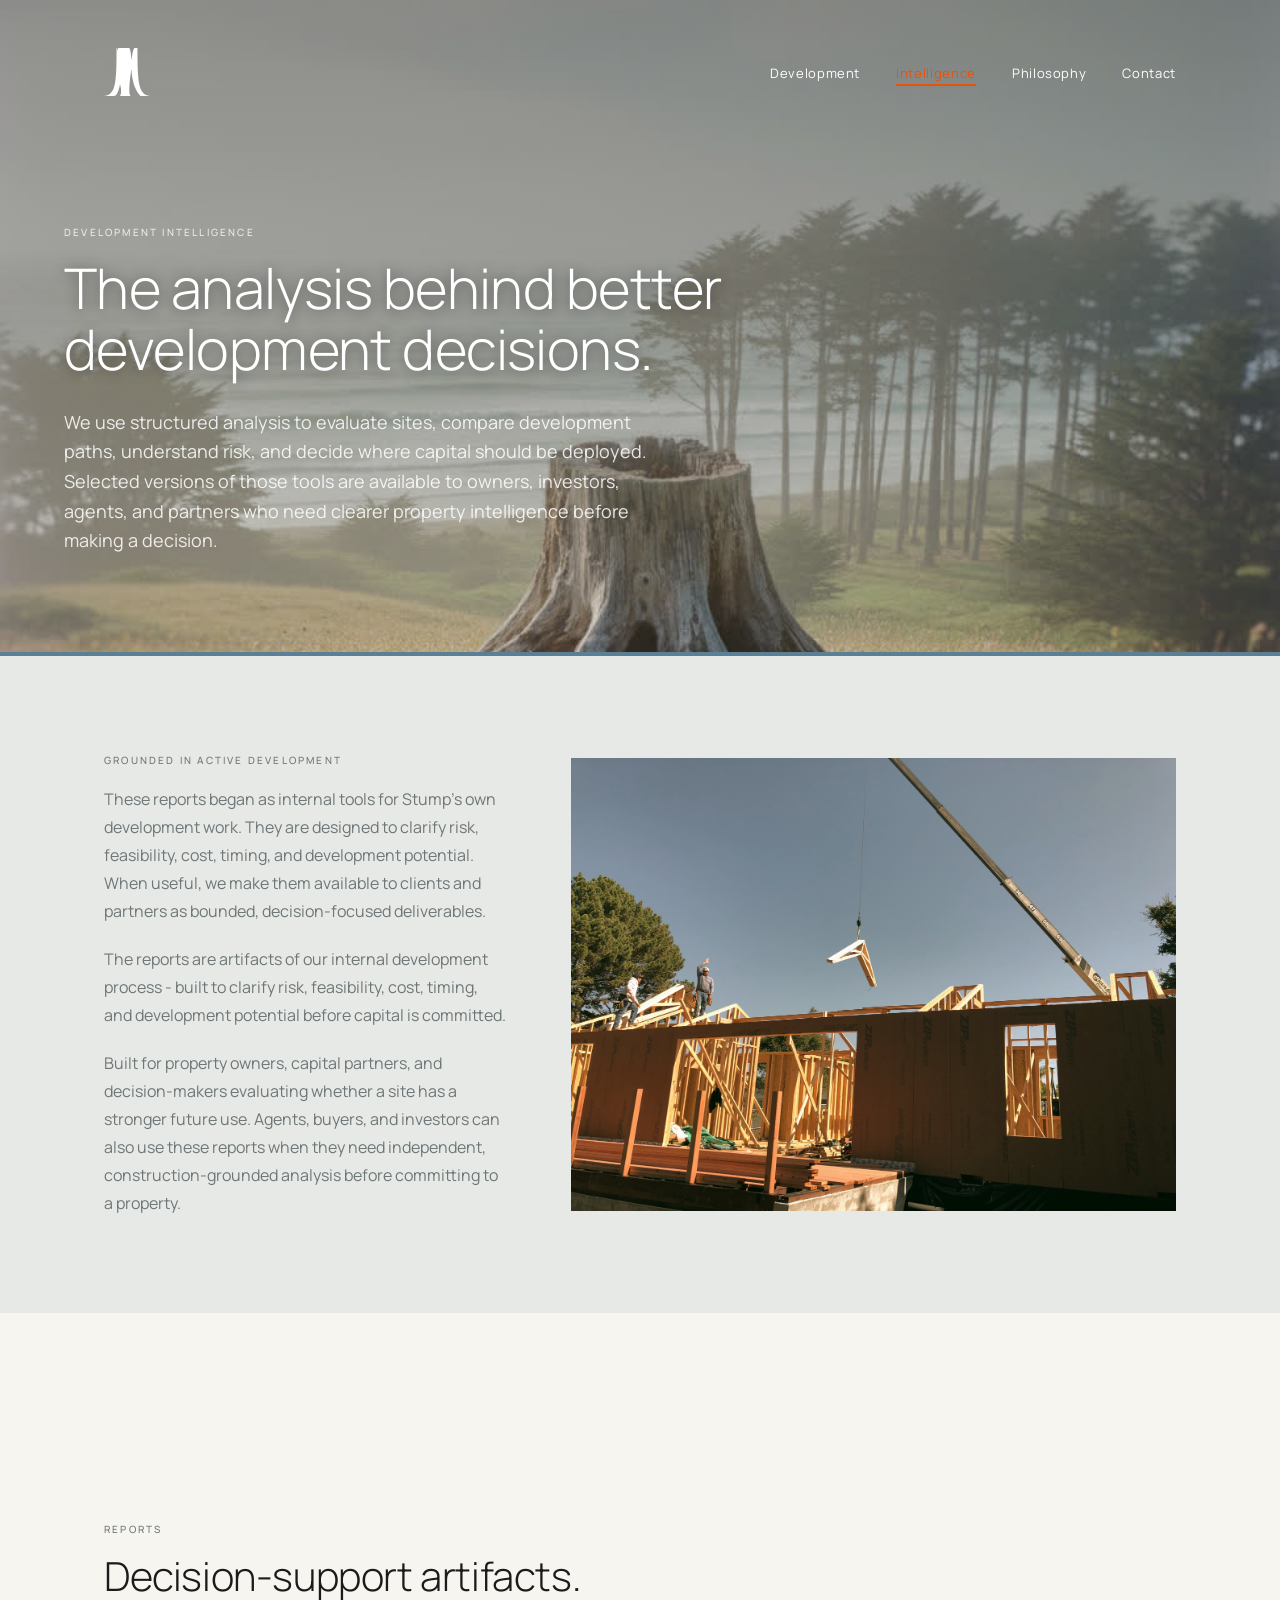
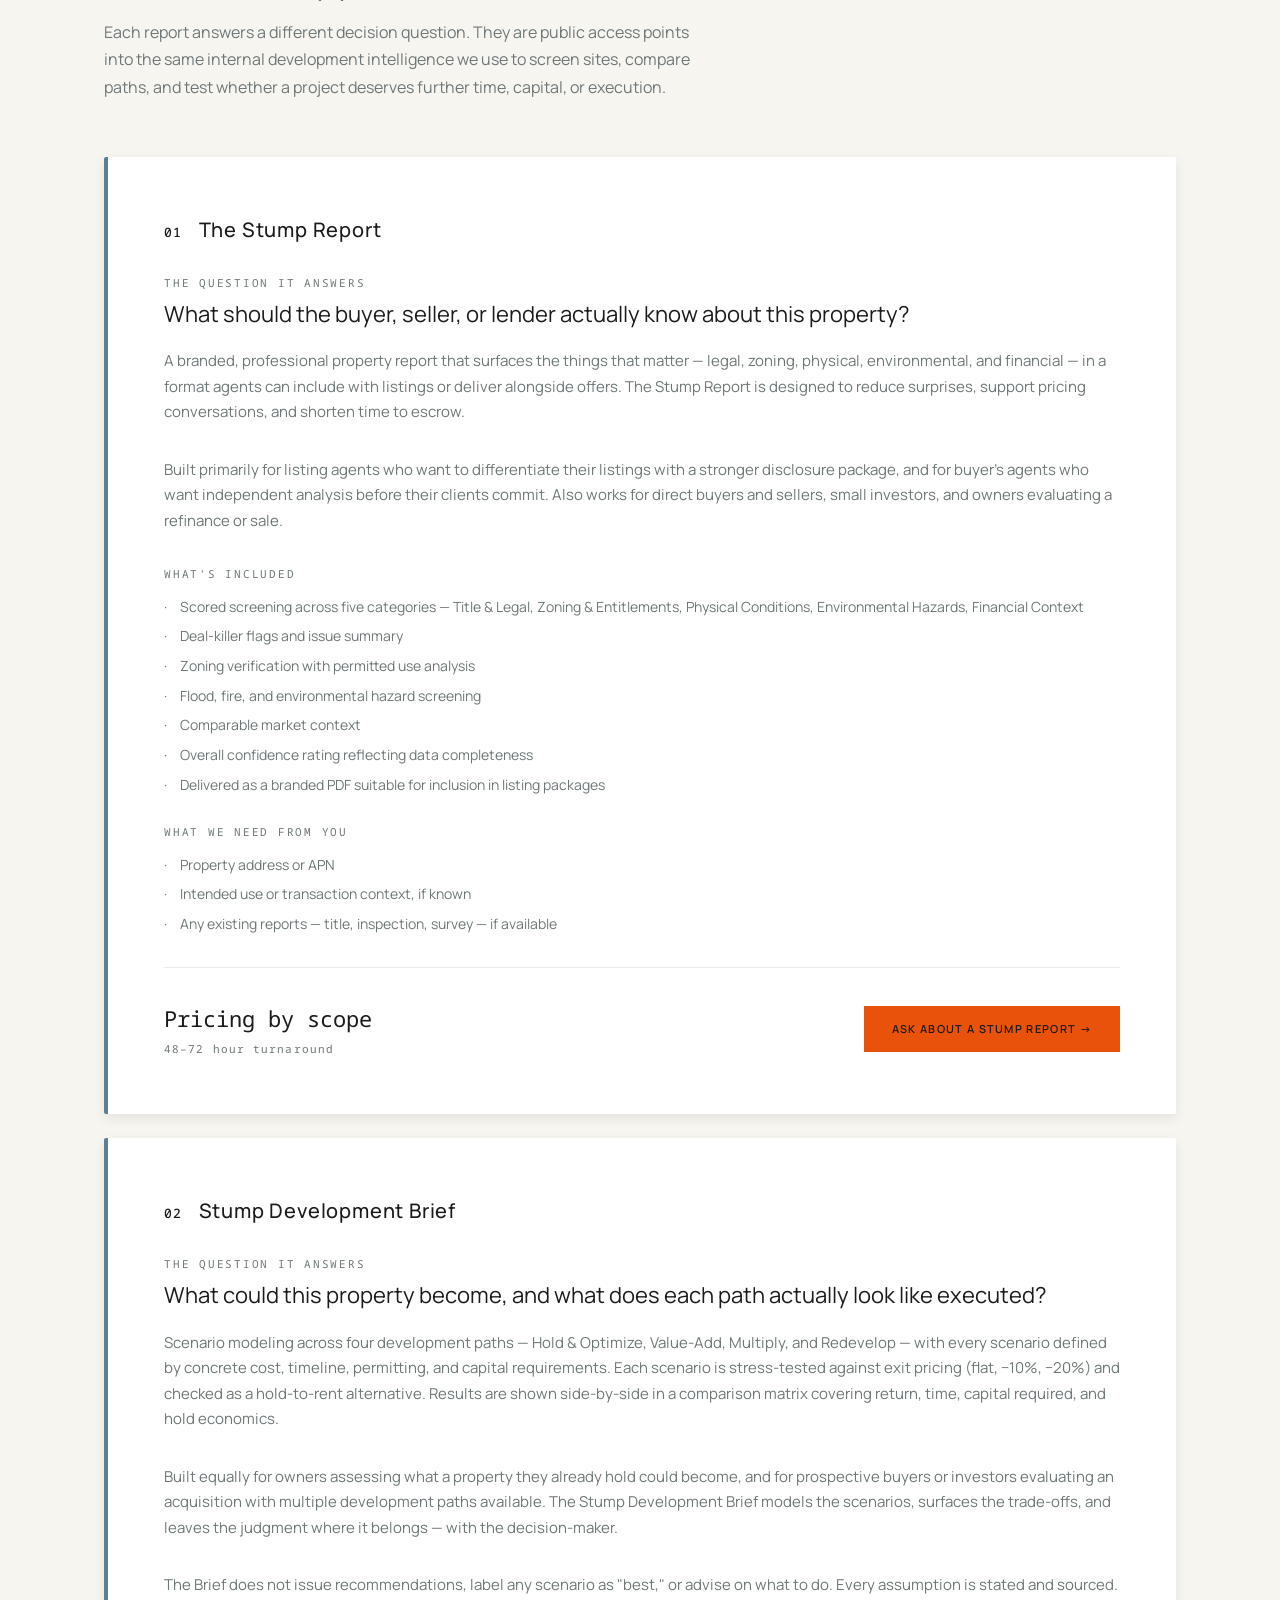
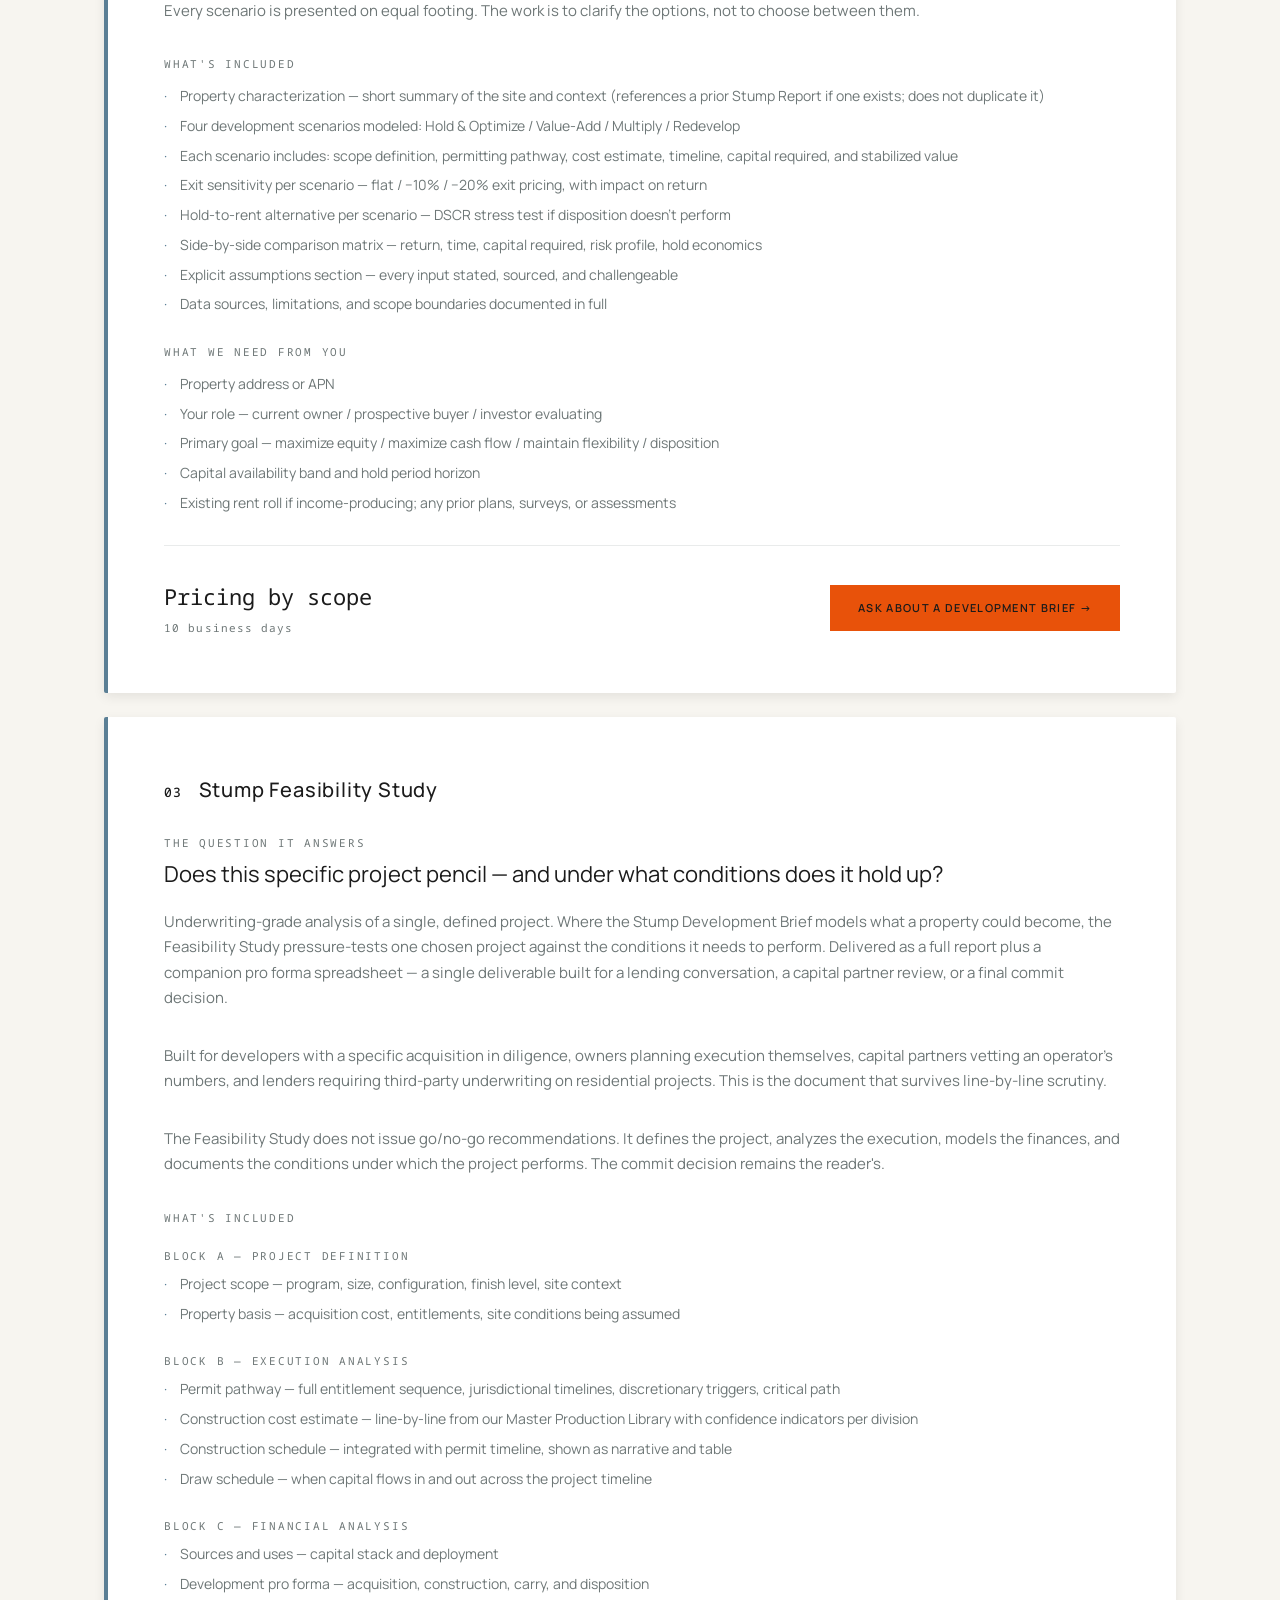
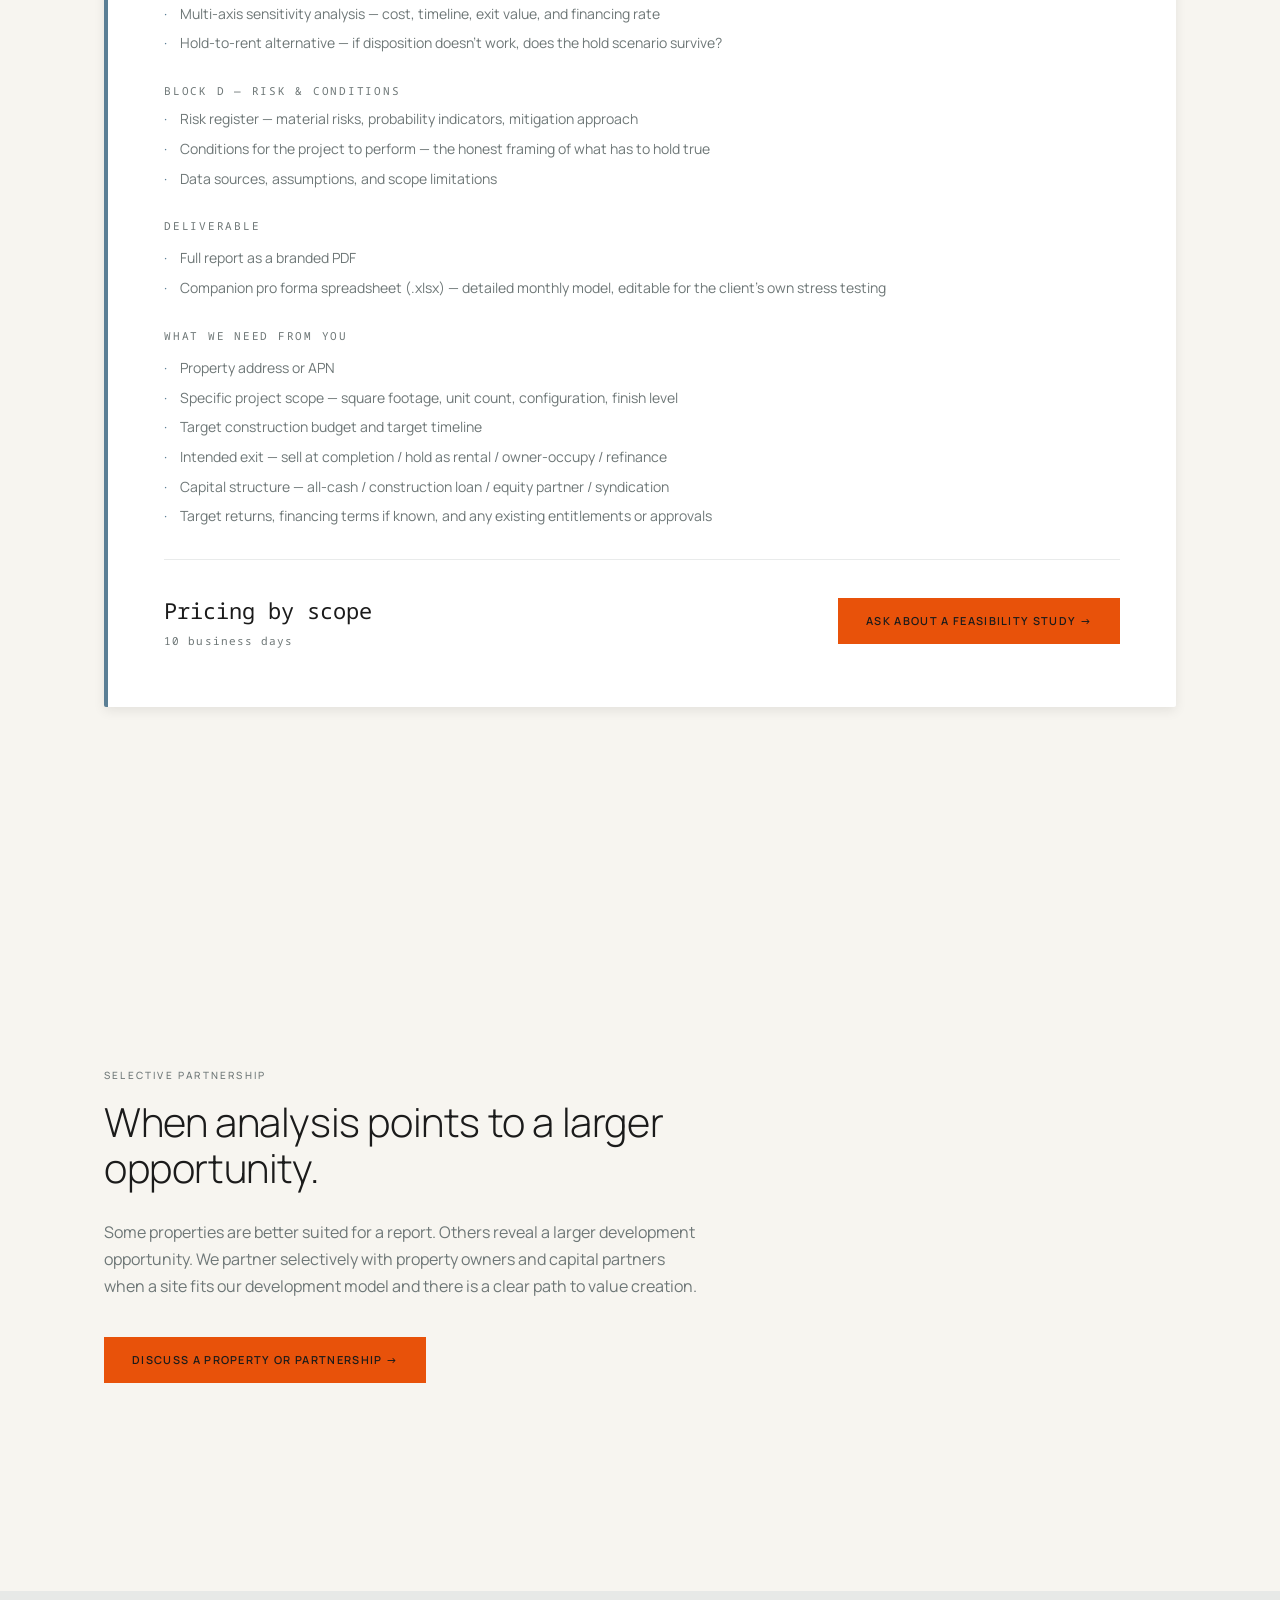
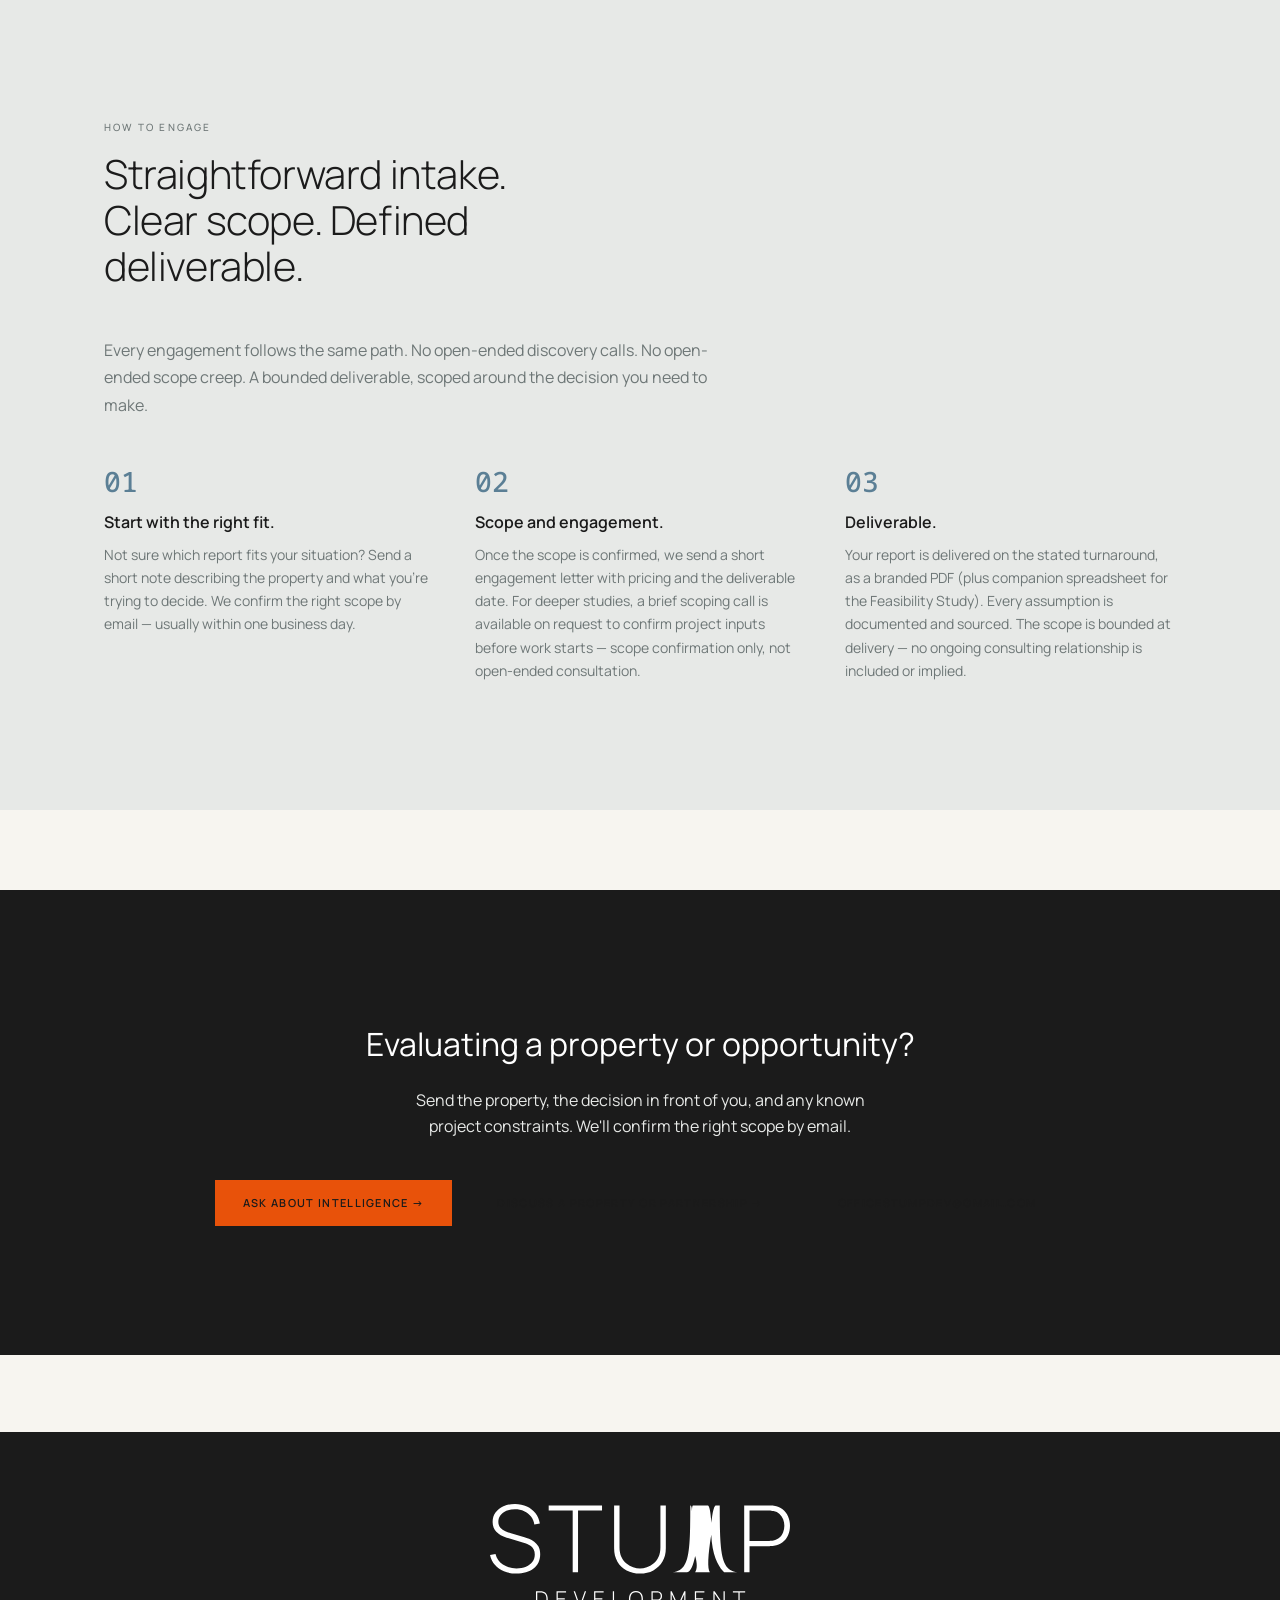
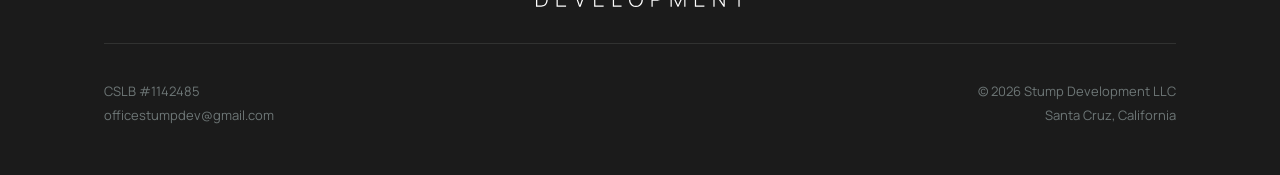
<file: property-analysis.html>
<!DOCTYPE html>
<html lang="en">
<head>
  <meta charset="UTF-8">
  <meta name="viewport" content="width=device-width, initial-scale=1.0">
  <title>Intelligence | Stump Development</title>
  <meta name="description" content="Development intelligence for Santa Cruz County properties, built from Stump Development's internal analysis system and active residential development work.">
  <meta property="og:title" content="Intelligence | Stump Development">
  <meta property="og:description" content="Development intelligence built from active projects: The Stump Report, Stump Development Brief, and Stump Feasibility Study.">
  <meta property="og:type" content="website">
  <meta property="og:url" content="https://stumpdevelopment.com/property-analysis.html">
  <meta property="og:image" content="https://stumpdevelopment.com/assets/images/stump-og-v10.png">
  <link rel="canonical" href="https://stumpdevelopment.com/property-analysis.html">
  <link rel="icon" href="/favicon.ico" sizes="any">
  <link rel="icon" href="/assets/logos/v10/stump-favicon.svg" type="image/svg+xml">
  <link rel="apple-touch-icon" href="/assets/logos/v10/apple-touch-icon.png">
  <link rel="preconnect" href="https://fonts.googleapis.com">
  <link rel="preconnect" href="https://fonts.gstatic.com" crossorigin>
  <link href="https://fonts.googleapis.com/css2?family=Manrope:wght@300;400;500;600&family=Noto+Sans+Mono:wght@400;500;600&display=swap" rel="stylesheet">
  <link rel="stylesheet" href="css/tokens.css?v=41">
  <link rel="stylesheet" href="css/base.css?v=40">
  <link rel="stylesheet" href="css/nav.css?v=44">
  <link rel="stylesheet" href="css/footer.css?v=40">
  <link rel="stylesheet" href="css/pages/advisory.css?v=40">
</head>
<body>

  <!-- --- Navigation ------------------------------------------------------ -->
  <header class="site-header">
  <nav class="site-nav" role="navigation" aria-label="Main navigation">
      <a href="index.html" class="site-nav__logo" aria-label="Stump Development &mdash; Home">
        <img class="site-nav__logo-image" src="/assets/logos/v10/STUMP-Symbol-Charcoal.svg" alt="" width="298" height="309">
      </a>
      <ul class="site-nav__links">
        <li><a href="development.html">Development</a></li>
        <li><a href="property-analysis.html" aria-current="page">Intelligence</a></li>
        <li><a href="philosophy.html">Philosophy</a></li>
        <li><a href="contact.html">Contact</a></li>
      </ul>
      <button class="site-nav__hamburger" aria-label="Open menu" aria-expanded="false">
        <span></span><span></span><span></span>
      </button>
  </nav>

  <div class="site-nav__mobile-panel" aria-label="Mobile navigation">
    <ul>
      <li><a href="development.html">Development</a></li>
      <li><a href="property-analysis.html" aria-current="page">Intelligence</a></li>
      <li><a href="philosophy.html">Philosophy</a></li>
      <li><a href="contact.html">Contact</a></li>
    </ul>
  </div>
  </header>

  <main>

    <!-- --- Hero -------------------------------------------------------- -->
    <section class="pa-hero">
      <div class="pa-hero__content">
        <span class="eyebrow">Development Intelligence</span>
        <h1>
          The analysis behind better<br>
          development decisions.
        </h1>
        <p class="pa-hero__sub">
          We use structured analysis to evaluate sites, compare development paths,
          understand risk, and decide where capital should be deployed. Selected
          versions of those tools are available to owners, investors, agents, and
          partners who need clearer property intelligence before making a decision.
        </p>
      </div>
    </section>

    <section class="section section--linen intelligence-overview">
      <div class="container">
        <div class="intelligence-overview__layout fade-in">
          <div class="intelligence-overview__body">
            <span class="eyebrow">Grounded in Active Development</span>
            <p>
              These reports began as internal tools for Stump's own development
              work. They are designed to clarify risk, feasibility, cost, timing,
              and development potential. When useful, we make them available to
              clients and partners as bounded, decision-focused deliverables.
            </p>
            <p>
              The reports are artifacts of our internal development process - built
              to clarify risk, feasibility, cost, timing, and development potential
              before capital is committed.
            </p>
            <p>
              Built for property owners, capital partners, and decision-makers
              evaluating whether a site has a stronger future use. Agents, buyers,
              and investors can also use these reports when they need independent,
              construction-grounded analysis before committing to a property.
            </p>
          </div>
          <div class="intelligence-overview__image">
            <img class="img-pos-center" src="/assets/images/Stump Website photos/Website Current/30 Barker_Construction truss.jpg" alt="Residential framing and truss installation in progress" loading="lazy">
          </div>
        </div>
      </div>
    </section>

    <!-- --- Service Tiers ---------------------------------------------- -->
    <section class="section section--white-warm" id="services">
      <div class="container">
        <span class="eyebrow">Reports</span>
        <div class="tiers__intro fade-in">
          <h2>Decision-support artifacts.</h2>
          <p>
            Each report answers a different decision question. They are public access points into the same internal development intelligence we use to screen sites, compare paths, and test whether a project deserves further time, capital, or execution.
          </p>
        </div>

        <!-- Tier 1 &mdash; The Stump Report -->
        <div class="tier-card tier-card--1 fade-in" id="stump-report">
          <div class="tier-card__header">
            <span class="tier-card__num">01</span>
            <span class="tier-card__name">The Stump Report</span>
          </div>
          <div class="tier-card__question-label">The Question It Answers</div>
          <div class="tier-card__question">What should the buyer, seller, or lender actually know about this property?</div>
          <p class="tier-card__desc">
            A branded, professional property report that surfaces the things that
            matter &mdash; legal, zoning, physical, environmental, and financial &mdash; in a
            format agents can include with listings or deliver alongside offers.
            The Stump Report is designed to reduce surprises, support pricing
            conversations, and shorten time to escrow.
          </p>
          <p class="tier-card__desc">
            Built primarily for listing agents who want to differentiate their
            listings with a stronger disclosure package, and for buyer's agents
            who want independent analysis before their clients commit. Also works
            for direct buyers and sellers, small investors, and owners evaluating
            a refinance or sale.
          </p>

          <div class="tier-card__section-label">What's Included</div>
          <ul class="tier-card__list">
            <li>Scored screening across five categories &mdash; Title &amp; Legal, Zoning &amp; Entitlements, Physical Conditions, Environmental Hazards, Financial Context</li>
            <li>Deal-killer flags and issue summary</li>
            <li>Zoning verification with permitted use analysis</li>
            <li>Flood, fire, and environmental hazard screening</li>
            <li>Comparable market context</li>
            <li>Overall confidence rating reflecting data completeness</li>
            <li>Delivered as a branded PDF suitable for inclusion in listing packages</li>
          </ul>

          <div class="tier-card__section-label">What We Need From You</div>
          <ul class="tier-card__list">
            <li>Property address or APN</li>
            <li>Intended use or transaction context, if known</li>
            <li>Any existing reports &mdash; title, inspection, survey &mdash; if available</li>
          </ul>

          <div class="tier-card__footer">
            <div class="tier-card__pricing">
              <div class="tier-card__price">Pricing by scope</div>
              <div class="tier-card__turnaround">48&ndash;72 hour turnaround</div>
            </div>
            <a href="contact.html?interest=stump-report" class="btn btn--primary">Ask About a Stump Report &rarr;</a>
          </div>
        </div>

        <!-- Tier 2 &mdash; Stump Development Brief -->
        <div class="tier-card tier-card--2 fade-in" id="development-brief">
          <div class="tier-card__header">
            <span class="tier-card__num">02</span>
            <span class="tier-card__name">Stump Development Brief</span>
          </div>
          <div class="tier-card__question-label">The Question It Answers</div>
          <div class="tier-card__question">What could this property become, and what does each path actually look like executed?</div>
          <p class="tier-card__desc">
            Scenario modeling across four development paths &mdash; Hold &amp; Optimize,
            Value-Add, Multiply, and Redevelop &mdash; with every scenario defined by
            concrete cost, timeline, permitting, and capital requirements. Each
            scenario is stress-tested against exit pricing (flat, &minus;10%, &minus;20%) and
            checked as a hold-to-rent alternative. Results are shown side-by-side
            in a comparison matrix covering return, time, capital required, and
            hold economics.
          </p>
          <p class="tier-card__desc">
            Built equally for owners assessing what a property they already hold
            could become, and for prospective buyers or investors evaluating an
            acquisition with multiple development paths available. The Stump
            Development Brief models the scenarios, surfaces the trade-offs, and
            leaves the judgment where it belongs &mdash; with the decision-maker.
          </p>
          <p class="tier-card__desc">
            The Brief does not issue recommendations, label any scenario as
            "best," or advise on what to do. Every assumption is stated and
            sourced. Every scenario is presented on equal footing. The work is to
            clarify the options, not to choose between them.
          </p>

          <div class="tier-card__section-label">What's Included</div>
          <ul class="tier-card__list">
            <li>Property characterization &mdash; short summary of the site and context (references a prior Stump Report if one exists; does not duplicate it)</li>
            <li>Four development scenarios modeled: Hold &amp; Optimize / Value-Add / Multiply / Redevelop</li>
            <li>Each scenario includes: scope definition, permitting pathway, cost estimate, timeline, capital required, and stabilized value</li>
            <li>Exit sensitivity per scenario &mdash; flat / &minus;10% / &minus;20% exit pricing, with impact on return</li>
            <li>Hold-to-rent alternative per scenario &mdash; DSCR stress test if disposition doesn't perform</li>
            <li>Side-by-side comparison matrix &mdash; return, time, capital required, risk profile, hold economics</li>
            <li>Explicit assumptions section &mdash; every input stated, sourced, and challengeable</li>
            <li>Data sources, limitations, and scope boundaries documented in full</li>
          </ul>

          <div class="tier-card__section-label">What We Need From You</div>
          <ul class="tier-card__list">
            <li>Property address or APN</li>
            <li>Your role &mdash; current owner / prospective buyer / investor evaluating</li>
            <li>Primary goal &mdash; maximize equity / maximize cash flow / maintain flexibility / disposition</li>
            <li>Capital availability band and hold period horizon</li>
            <li>Existing rent roll if income-producing; any prior plans, surveys, or assessments</li>
          </ul>

          <div class="tier-card__footer">
            <div class="tier-card__pricing">
              <div class="tier-card__price">Pricing by scope</div>
              <div class="tier-card__turnaround">10 business days</div>
            </div>
            <a href="contact.html?interest=development-brief" class="btn btn--primary">Ask About a Development Brief &rarr;</a>
          </div>
        </div>

        <!-- Tier 3 &mdash; Stump Feasibility Study -->
        <div class="tier-card tier-card--3 fade-in" id="feasibility-study">
          <div class="tier-card__header">
            <span class="tier-card__num">03</span>
            <span class="tier-card__name">Stump Feasibility Study</span>
          </div>
          <div class="tier-card__question-label">The Question It Answers</div>
          <div class="tier-card__question">Does this specific project pencil &mdash; and under what conditions does it hold up?</div>
          <p class="tier-card__desc">
            Underwriting-grade analysis of a single, defined project. Where the
            Stump Development Brief models what a property could become, the
            Feasibility Study pressure-tests one chosen project against the
            conditions it needs to perform. Delivered as a full report plus a
            companion pro forma spreadsheet &mdash; a single deliverable built for a
            lending conversation, a capital partner review, or a final commit
            decision.
          </p>
          <p class="tier-card__desc">
            Built for developers with a specific acquisition in diligence, owners
            planning execution themselves, capital partners vetting an operator's
            numbers, and lenders requiring third-party underwriting on residential
            projects. This is the document that survives line-by-line scrutiny.
          </p>
          <p class="tier-card__desc">
            The Feasibility Study does not issue go/no-go recommendations. It
            defines the project, analyzes the execution, models the finances, and
            documents the conditions under which the project performs. The commit
            decision remains the reader's.
          </p>

          <div class="tier-card__section-label">What's Included</div>

          <div class="tier-card__question-label" style="margin-top:20px;">Block A &mdash; Project Definition</div>
          <ul class="tier-card__list">
            <li>Project scope &mdash; program, size, configuration, finish level, site context</li>
            <li>Property basis &mdash; acquisition cost, entitlements, site conditions being assumed</li>
          </ul>

          <div class="tier-card__question-label">Block B &mdash; Execution Analysis</div>
          <ul class="tier-card__list">
            <li>Permit pathway &mdash; full entitlement sequence, jurisdictional timelines, discretionary triggers, critical path</li>
            <li>Construction cost estimate &mdash; line-by-line from our Master Production Library with confidence indicators per division</li>
            <li>Construction schedule &mdash; integrated with permit timeline, shown as narrative and table</li>
            <li>Draw schedule &mdash; when capital flows in and out across the project timeline</li>
          </ul>

          <div class="tier-card__question-label">Block C &mdash; Financial Analysis</div>
          <ul class="tier-card__list">
            <li>Sources and uses &mdash; capital stack and deployment</li>
            <li>Development pro forma &mdash; acquisition, construction, carry, and disposition</li>
            <li>Multi-axis sensitivity analysis &mdash; cost, timeline, exit value, and financing rate</li>
            <li>Hold-to-rent alternative &mdash; if disposition doesn't work, does the hold scenario survive?</li>
          </ul>

          <div class="tier-card__question-label">Block D &mdash; Risk &amp; Conditions</div>
          <ul class="tier-card__list">
            <li>Risk register &mdash; material risks, probability indicators, mitigation approach</li>
            <li>Conditions for the project to perform &mdash; the honest framing of what has to hold true</li>
            <li>Data sources, assumptions, and scope limitations</li>
          </ul>

          <div class="tier-card__section-label">Deliverable</div>
          <ul class="tier-card__list">
            <li>Full report as a branded PDF</li>
            <li>Companion pro forma spreadsheet (.xlsx) &mdash; detailed monthly model, editable for the client's own stress testing</li>
          </ul>

          <div class="tier-card__section-label">What We Need From You</div>
          <ul class="tier-card__list">
            <li>Property address or APN</li>
            <li>Specific project scope &mdash; square footage, unit count, configuration, finish level</li>
            <li>Target construction budget and target timeline</li>
            <li>Intended exit &mdash; sell at completion / hold as rental / owner-occupy / refinance</li>
            <li>Capital structure &mdash; all-cash / construction loan / equity partner / syndication</li>
            <li>Target returns, financing terms if known, and any existing entitlements or approvals</li>
          </ul>

          <div class="tier-card__footer">
            <div class="tier-card__pricing">
              <div class="tier-card__price">Pricing by scope</div>
              <div class="tier-card__turnaround">10 business days</div>
            </div>
            <a href="contact.html?interest=feasibility-study" class="btn btn--primary">Ask About a Feasibility Study &rarr;</a>
          </div>
        </div>

      </div>
    </section>

    <!-- --- When Analysis Becomes Partnership ---------------------------- -->
    <!-- Default: --white-warm to avoid consecutive linen sections -->
    <section class="section section--white-warm">
      <div class="container">
        <div class="execution__content fade-in">
          <span class="eyebrow">Selective Partnership</span>
          <h2>When analysis points to a larger opportunity.</h2>
          <div class="execution__body">
            <p>
              Some properties are better suited for a report. Others reveal a
              larger development opportunity. We partner selectively with property
              owners and capital partners when a site fits our development model
              and there is a clear path to value creation.
            </p>
          </div>
          <a href="contact.html?interest=partnership" class="btn btn--primary">Discuss a Property or Partnership &rarr;</a>
        </div>
      </div>
    </section>

    <!-- --- Process ---------------------------------------------------- -->
    <section class="section section--linen">
      <div class="container">
        <span class="eyebrow">How to Engage</span>
        <h2 class="process__headline fade-in">
          Straightforward intake.<br>
          Clear scope. Defined deliverable.
        </h2>
        <p class="fade-in" style="max-width:640px; color:var(--stone); font-size:16px; line-height:1.7; margin-bottom:48px;">
          Every engagement follows the same path. No open-ended discovery calls.
          No open-ended scope creep. A bounded deliverable, scoped around the
          decision you need to make.
        </p>
        <div class="process__steps fade-in">
          <div class="process__step">
            <div class="process__step-num">01</div>
            <h3>Start with the right fit.</h3>
            <p>Not sure which report fits your situation? Send a short note describing the property and what you're trying to decide. We confirm the right scope by email &mdash; usually within one business day.</p>
          </div>
          <div class="process__step">
            <div class="process__step-num">02</div>
            <h3>Scope and engagement.</h3>
            <p>Once the scope is confirmed, we send a short engagement letter with pricing and the deliverable date. For deeper studies, a brief scoping call is available on request to confirm project inputs before work starts &mdash; scope confirmation only, not open-ended consultation.</p>
          </div>
          <div class="process__step">
            <div class="process__step-num">03</div>
            <h3>Deliverable.</h3>
            <p>Your report is delivered on the stated turnaround, as a branded PDF (plus companion spreadsheet for the Feasibility Study). Every assumption is documented and sourced. The scope is bounded at delivery &mdash; no ongoing consulting relationship is included or implied.</p>
          </div>
        </div>
      </div>
    </section>

    <!-- --- Bottom CTA --------------------------------------------------- -->
    <section class="section section--forest">
      <div class="container advisory-cta fade-in">
        <div class="advisory-cta__headline">Evaluating a property or opportunity?</div>
        <p class="advisory-cta__sub">
          Send the property, the decision in front of you, and any known project
          constraints. We'll confirm the right scope by email.
        </p>
        <div class="cta-group" style="justify-content:center;">
          <a href="contact.html?interest=intelligence" class="btn btn--primary">Ask About Intelligence &rarr;</a>
          <a href="contact.html?interest=partnership" class="btn btn--ghost">Discuss a Property or Partnership &rarr;</a>
          <a href="mailto:officestumpdev@gmail.com" class="btn btn--ghost">officestumpdev@gmail.com</a>
        </div>
      </div>
    </section>

  </main>

  <!-- --- Footer ---------------------------------------------------------- -->
  <footer class="site-footer">
    <div class="site-footer__inner">
      <div class="site-footer__logo">
        <img class="site-footer__logo-image" src="/assets/logos/v10/STUMP-Primary-Reversed.svg" alt="Stump Development" width="1383" height="476">
      </div>
      <hr class="site-footer__divider">
      <div class="site-footer__bottom">
        <div class="site-footer__left">
          CSLB #1142485<br>
          officestumpdev@gmail.com
        </div>
        <div class="site-footer__right">
          &copy; 2026 Stump Development LLC<br>
          Santa Cruz, California
        </div>
      </div>
    </div>
  </footer>

  <script src="js/nav.js"></script>
</body>
</html>
</file>
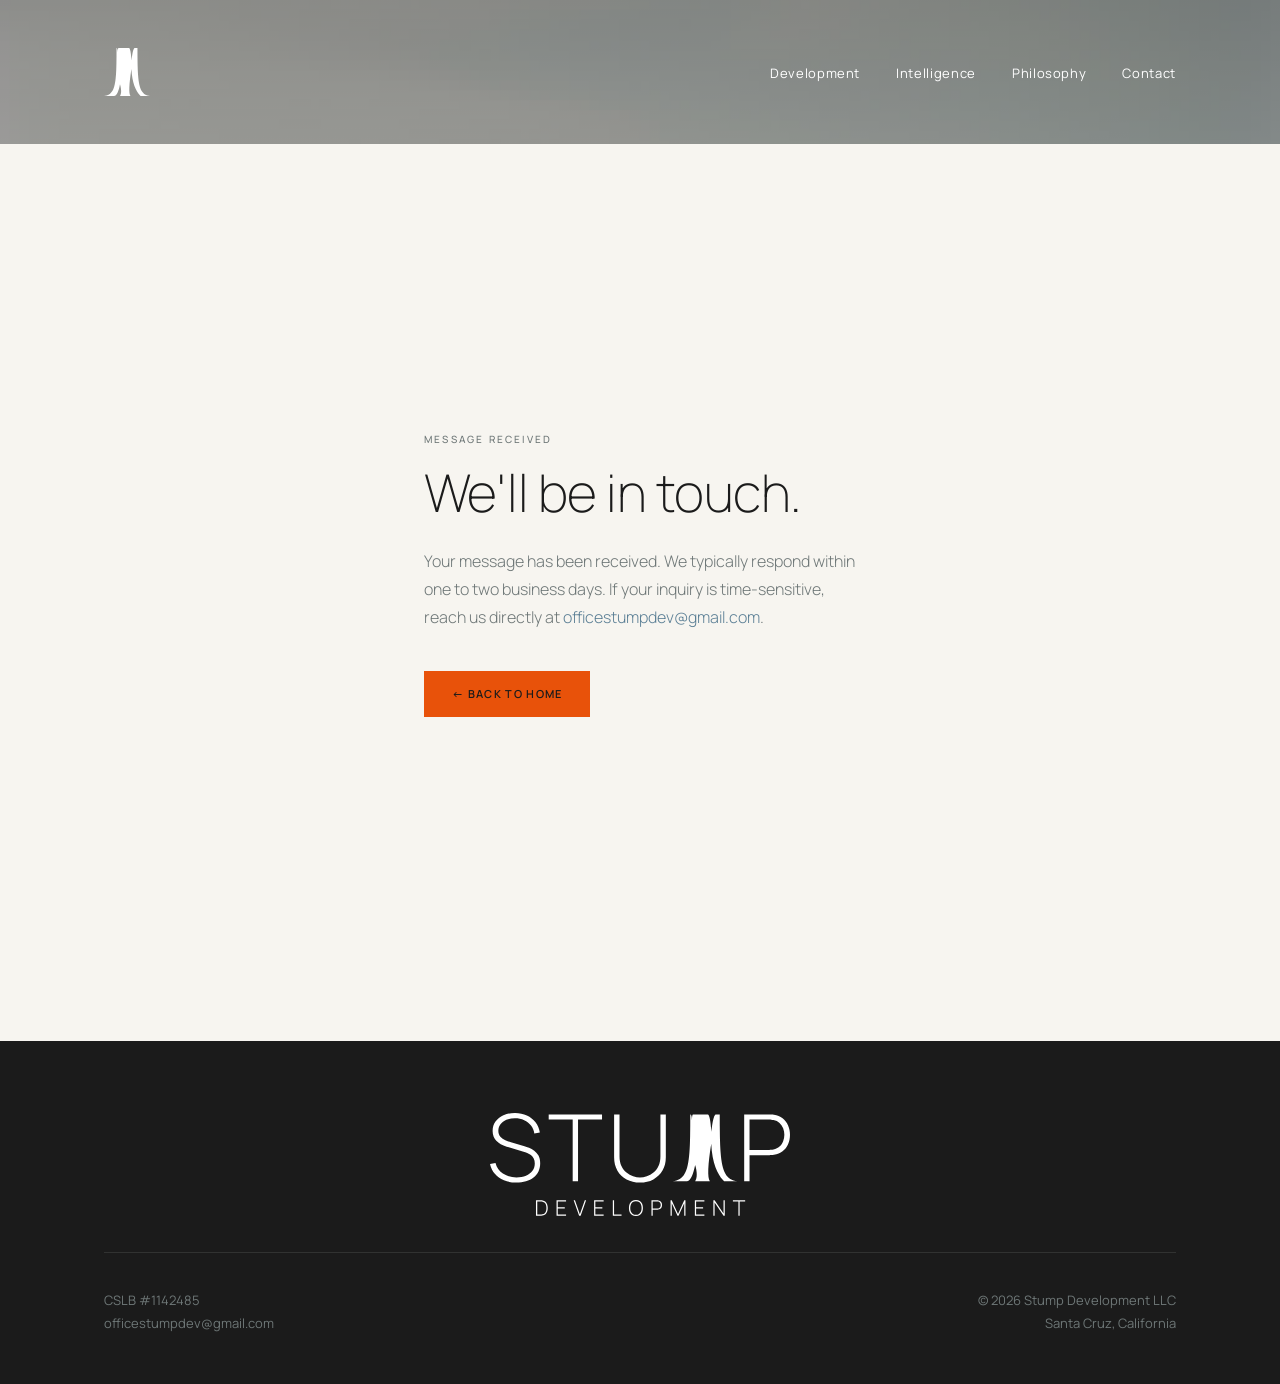
<file: thanks.html>
<!DOCTYPE html>
<html lang="en">
<head>
  <meta charset="UTF-8">
  <meta name="viewport" content="width=device-width, initial-scale=1.0">
  <title>Message Received | Stump Development</title>
  <meta name="description" content="Thank you for reaching out to Stump Development.">
  <meta name="robots" content="noindex">
  <link rel="canonical" href="https://stumpdevelopment.com/thanks.html">
  <link rel="icon" href="/favicon.ico" sizes="any">
  <link rel="icon" href="/assets/logos/v10/stump-favicon.svg" type="image/svg+xml">
  <link rel="apple-touch-icon" href="/assets/logos/v10/apple-touch-icon.png">
  <link rel="preconnect" href="https://fonts.googleapis.com">
  <link rel="preconnect" href="https://fonts.gstatic.com" crossorigin>
  <link href="https://fonts.googleapis.com/css2?family=Manrope:wght@300;400;500;600&family=Noto+Sans+Mono:wght@400;500;600&display=swap" rel="stylesheet">
  <link rel="stylesheet" href="css/tokens.css?v=41">
  <link rel="stylesheet" href="css/base.css?v=40">
  <link rel="stylesheet" href="css/nav.css?v=44">
  <link rel="stylesheet" href="css/footer.css?v=40">
  <style>
    .thanks-page {
      min-height: calc(100vh - 80px);
      display: flex;
      align-items: center;
      background: var(--white-warm);
    }
    .thanks-page__inner {
      max-width: 560px;
      margin: 0 auto;
      padding: 120px var(--gutter) 80px;
    }
    .thanks-page__headline {
      font-family: var(--manrope);
      font-weight: 200;
      font-size: clamp(32px, 5vw, 52px);
      color: var(--charcoal);
      line-height: 1.15;
      margin: 16px 0 24px;
    }
    .thanks-page__body {
      font-family: var(--manrope);
      font-weight: 300;
      font-size: 16px;
      color: var(--stone);
      line-height: 1.75;
      margin-bottom: 40px;
    }
  </style>
</head>
<body>

  <!-- --- Navigation ------------------------------------------------------ -->
  <header class="site-header">
  <nav class="site-nav" role="navigation" aria-label="Main navigation">
      <a href="index.html" class="site-nav__logo" aria-label="Stump Development &mdash; Home">
        <img class="site-nav__logo-image" src="/assets/logos/v10/STUMP-Symbol-Charcoal.svg" alt="" width="298" height="309">
      </a>
      <ul class="site-nav__links">
        <li><a href="development.html">Development</a></li>
        <li><a href="property-analysis.html">Intelligence</a></li>
        <li><a href="philosophy.html">Philosophy</a></li>
        <li><a href="contact.html">Contact</a></li>
      </ul>
      <button class="site-nav__hamburger" aria-label="Open menu" aria-expanded="false">
        <span></span><span></span><span></span>
      </button>
  </nav>

  <div class="site-nav__mobile-panel" aria-label="Mobile navigation">
    <ul>
      <li><a href="development.html">Development</a></li>
      <li><a href="property-analysis.html">Intelligence</a></li>
      <li><a href="philosophy.html">Philosophy</a></li>
      <li><a href="contact.html">Contact</a></li>
    </ul>
  </div>
  </header>

  <main>
    <div class="thanks-page">
      <div class="thanks-page__inner">
        <span class="eyebrow">Message Received</span>
        <h1 class="thanks-page__headline">We'll be in touch.</h1>
        <p class="thanks-page__body">
          Your message has been received. We typically respond within one to two
          business days. If your inquiry is time-sensitive, reach us directly at
          <a href="mailto:officestumpdev@gmail.com" style="color:var(--ocean-slate);">officestumpdev@gmail.com</a>.
        </p>
        <a href="index.html" class="btn btn--primary">&larr; Back to Home</a>
      </div>
    </div>
  </main>

  <!-- --- Footer ---------------------------------------------------------- -->
  <footer class="site-footer">
    <div class="site-footer__inner">
      <div class="site-footer__logo">
        <img class="site-footer__logo-image" src="/assets/logos/v10/STUMP-Primary-Reversed.svg" alt="Stump Development" width="1383" height="476">
      </div>
      <hr class="site-footer__divider">
      <div class="site-footer__bottom">
        <div class="site-footer__left">
          CSLB #1142485<br>
          officestumpdev@gmail.com
        </div>
        <div class="site-footer__right">
          &copy; 2026 Stump Development LLC<br>
          Santa Cruz, California
        </div>
      </div>
    </div>
  </footer>

  <script src="js/nav.js"></script>
</body>
</html>
</file>
<file: css/tokens.css>
/* ═══════════════════════════════════════════
   Stump Development · Brand Standards v10.0
   ═══════════════════════════════════════════ */

:root {
  /* Neutral core */
  --charcoal: #1B1B1B;
  --deep-moss: #485342;

  /* Midtones */
  --stone: #6E7777;

  /* Light surfaces */
  --mist: #E7E9E7;
  --white-warm: #F7F5F0;
  --white: #FFFFFF;

  /* Accents */
  --ocean-slate: #5B7F95;   /* Primary public accent */
  --ember: #E8520A;         /* CTA / action accent */

  /* Status */
  --status-ok: #485342;
  --status-warn: #5B7F95;
  --status-critical: #E8520A;

  /* Typography */
  --manrope: "Manrope", system-ui, sans-serif;
  --mono: "Noto Sans Mono", monospace;

  /* Layout */
  --max-width: 1200px;
  --gutter: clamp(24px, 5vw, 72px);

  /* Shared background — header + body fixed layer */
  --bg-coastal-image:
    linear-gradient(180deg, rgba(0,0,0,0.38) 0%, rgba(0,0,0,0.28) 35%, rgba(0,0,0,0.08) 72%, rgba(0,0,0,0) 100%),
    url('/assets/images/coastal-bg.jpg?v=3');

  /* Layout — header height drives body padding-top */
  --header-height: 144px;

  /* Effects */
  --shadow-sm: 0 1px 3px rgba(0,0,0,0.06);
  --shadow-md: 0 4px 12px rgba(0,0,0,0.08);
  --ease: cubic-bezier(0.4, 0, 0.2, 1);
  --duration: 0.3s;
}
</file>
<file: css/base.css>
/* ─── Reset & Globals ─────────────────────────────────────────────────────── */

*, *::before, *::after {
  box-sizing: border-box;
  margin: 0;
  padding: 0;
}

html {
  scroll-behavior: smooth;
  -webkit-text-size-adjust: 100%;
}

body {
  font-family: var(--manrope);
  font-weight: 400;
  font-size: 16px;
  line-height: 1.65;
  color: var(--charcoal);
  background: var(--white-warm);
  -webkit-font-smoothing: antialiased;
  -moz-osx-font-smoothing: grayscale;
  position: relative;
  min-height: 100vh;
  padding-top: var(--header-height);
}

/* Layer 1 — fixed coastal photo behind everything */
body::before {
  content: '';
  position: fixed;
  top: 0;
  left: 0;
  width: 100vw;
  height: 100vh;
  z-index: -1;
  background-image: var(--bg-coastal-image);
  background-size: cover;
  background-position: center center;
  background-repeat: no-repeat;
  pointer-events: none;
}

img {
  display: block;
  max-width: 100%;
  height: auto;
}

.img-pos-center { object-position: center center; }
.img-pos-top { object-position: center top; }
.img-pos-bottom { object-position: center bottom; }
.img-pos-left { object-position: left center; }
.img-pos-right { object-position: right center; }

a {
  color: inherit;
  text-decoration: none;
}

/* ─── Typography ──────────────────────────────────────────────────────────── */

h1 {
  font-family: var(--manrope);
  font-weight: 300;
  font-size: clamp(36px, 5vw, 56px);
  line-height: 1.1;
  letter-spacing: -0.01em;
}

h2 {
  font-family: var(--manrope);
  font-weight: 300;
  font-size: clamp(28px, 3.5vw, 40px);
  line-height: 1.15;
  letter-spacing: -0.01em;
}

h3 {
  font-family: var(--manrope);
  font-weight: 600;
  font-size: 18px;
  line-height: 1.4;
  color: var(--charcoal);
}

h1 em, h2 em {
  font-style: italic;
}

/* ─── Utility Classes ─────────────────────────────────────────────────────── */

.container {
  max-width: var(--max-width);
  margin: 0 auto;
  padding: 0 var(--gutter);
}

.eyebrow {
  font-family: var(--manrope);
  font-weight: 500;
  font-size: 10px;
  letter-spacing: 0.22em;
  text-transform: uppercase;
  color: var(--stone);
  display: block;
  margin-bottom: 16px;
}

.eyebrow--light,
.section--forest-deep .eyebrow,
.section--forest .eyebrow,
.section--black .eyebrow {
  color: var(--mist);
}

/* Numbered items — Noto Sans Mono, Ocean Slate */
.num {
  font-family: var(--mono);
  font-weight: 500;
  font-size: 13px;
  letter-spacing: 0.04em;
  color: var(--charcoal);
  display: block;
}

.section {
  position: relative;
  z-index: 1;
  padding: clamp(80px, 10vw, 140px) 0;
}

.section--forest-deep { background: var(--charcoal); }
.section--forest      { background: var(--charcoal); }
.section--linen       { background: var(--mist); }
.section--white-warm  { background: var(--white-warm); }
.section--white       { background: var(--white); }

/* ─── Buttons ─────────────────────────────────────────────────────────────── */

.btn {
  display: inline-block;
  padding: 14px 28px;
  font-family: var(--manrope);
  font-size: 11px;
  font-weight: 600;
  letter-spacing: 0.12em;
  text-transform: uppercase;
  text-decoration: none;
  border: none;
  cursor: pointer;
  transition: background 0.2s var(--ease);
  text-align: center;
}

.btn--primary {
  background: var(--ember);
  color: var(--charcoal);
}

.btn--primary:hover,
.btn--primary:focus-visible {
  background: var(--ember);
  box-shadow: inset 0 0 0 2px var(--charcoal);
}

.btn--secondary {
  background: var(--ocean-slate);
  color: var(--white);
}

.btn--secondary:hover {
  background: #4C6F84;
}

.btn--ghost {
  background: transparent;
  color: currentColor;
  border: 1px solid currentColor;
}

.btn--ghost:hover {
  opacity: 0.7;
}

.btn--ghost-dark {
  background: transparent;
  color: var(--charcoal);
  border: 1px solid var(--charcoal);
}

.btn--ghost-dark:hover {
  opacity: 0.7;
}

/* Accent bar — hero bottom edge */
.accent-bar {
  height: 4px;
  background: var(--ocean-slate);
}

.hero {
  position: relative;
}

.hero::after {
  content: '';
  position: absolute;
  bottom: 0;
  left: 0;
  right: 0;
  height: 4px;
  background: var(--ocean-slate);
}

/* Ocean Slate border left — tier cards */
.card--ocean-border {
  border-left: 3px solid var(--ocean-slate);
  padding-left: 24px;
}

.cta-group {
  display: flex;
  flex-wrap: wrap;
  gap: 16px;
  align-items: center;
}

/* ─── Section gaps — expose body photo between sections ──────────────────── */

.section {
  margin-bottom: 80px;
}

.section:last-child {
  margin-bottom: 0;
}

@media (max-width: 768px) {
  .section {
    margin-bottom: 48px;
  }
}

/* ─── Scroll fade-in ──────────────────────────────────────────────────────── */

.fade-in {
  opacity: 0;
  transform: translateY(16px);
  transition: opacity 0.6s var(--ease), transform 0.6s var(--ease);
}

.fade-in.visible {
  opacity: 1;
  transform: translateY(0);
}

/* ─── Two-column layouts ──────────────────────────────────────────────────── */

.two-col {
  display: grid;
  grid-template-columns: 1fr 1fr;
  gap: clamp(40px, 6vw, 96px);
  align-items: start;
}

.two-col--60-40 {
  grid-template-columns: 3fr 2fr;
}

.two-col--40-60 {
  grid-template-columns: 2fr 3fr;
}

/* ─── Status indicators ───────────────────────────────────────────────────── */

.status-dot {
  display: inline-flex;
  align-items: center;
  gap: 8px;
  font-family: var(--mono);
  font-size: 11px;
  letter-spacing: 0.12em;
  text-transform: uppercase;
  color: var(--status-ok);
}

.status-dot::before {
  content: '';
  display: block;
  width: 7px;
  height: 7px;
  border-radius: 50%;
  background: var(--status-ok);
  animation: pulse 2.4s ease-in-out infinite;
}

@keyframes pulse {
  0%, 100% { opacity: 1; }
  50%       { opacity: 0.4; }
}

/* ─── Image placeholders ──────────────────────────────────────────────────── */

.img-placeholder {
  background: var(--mist);
  width: 100%;
  display: flex;
  align-items: center;
  justify-content: center;
}

.img-placeholder::after {
  content: attr(data-label);
  font-family: var(--mono);
  font-size: 11px;
  letter-spacing: 0.12em;
  text-transform: uppercase;
  color: var(--stone);
}

/* ─── Divider ─────────────────────────────────────────────────────────────── */

.divider {
  border: none;
  border-top: 1px solid rgba(110, 119, 119, 0.2);
  margin: 40px 0;
}

/* ─── Responsive ──────────────────────────────────────────────────────────── */

@media (max-width: 1024px) {
  .two-col,
  .two-col--60-40,
  .two-col--40-60 {
    grid-template-columns: 1fr;
  }
}

@media (max-width: 768px) {
  .cta-group {
    flex-direction: column;
    align-items: flex-start;
  }

  .btn {
    width: 100%;
    text-align: center;
  }
}
</file>
<file: css/nav.css>
/* ─── Site Header ──────────────────────────────────────────────────────────── */

.site-header {
  position: fixed;
  top: 0;
  left: 0;
  right: 0;
  z-index: 100;
  background-image: var(--bg-coastal-image);
  background-size: cover;
  background-position: center center;
  background-repeat: no-repeat;
  background-attachment: fixed;
}

/* ─── Navigation ───────────────────────────────────────────────────────────── */

.site-nav {
  max-width: var(--max-width);
  margin: 0 auto;
  padding: 16px var(--gutter);
  min-height: var(--header-height);
  display: flex;
  align-items: center;
  justify-content: space-between;
}

/* ─── Logo lockup ──────────────────────────────────────────────────────────── */

.site-nav__logo {
  display: flex;
  align-items: center;
  text-decoration: none;
  flex-shrink: 0;
}

.site-nav__logo-image {
  width: 46px;
  height: auto;
  display: block;
  filter: brightness(0) invert(1);
}

/* ─── Nav links ────────────────────────────────────────────────────────────── */

.site-nav__links {
  display: flex;
  align-items: center;
  gap: 36px;
  list-style: none;
  margin: 0;
  padding: 0;
}

.site-nav__links a {
  font-family: var(--manrope);
  font-weight: 400;
  font-size: 13px;
  letter-spacing: 0.05em;
  color: var(--white);
  text-decoration: none;
  transition: color var(--duration) var(--ease);
  position: relative;
  padding-bottom: 3px;
}

.site-nav__links a:hover,
.site-nav__links a.active,
.site-nav__links a[aria-current="page"] {
  color: var(--ember);
}

.site-nav__links a.active,
.site-nav__links a[aria-current="page"] {
  border-bottom: 2px solid var(--ember);
  padding-bottom: 2px;
}

/* ─── Hamburger ────────────────────────────────────────────────────────────── */

.site-nav__hamburger {
  display: none;
  flex-direction: column;
  justify-content: center;
  gap: 5px;
  width: 36px;
  height: 36px;
  background: none;
  border: none;
  cursor: pointer;
  padding: 4px;
}

.site-nav__hamburger span {
  display: block;
  height: 1px;
  background: var(--white);
  transition: all var(--duration) var(--ease);
  transform-origin: center;
}

.site-nav__hamburger.open span:nth-child(1) {
  transform: translateY(6px) rotate(45deg);
}

.site-nav__hamburger.open span:nth-child(2) {
  opacity: 0;
}

.site-nav__hamburger.open span:nth-child(3) {
  transform: translateY(-6px) rotate(-45deg);
}

/* ─── Mobile panel ─────────────────────────────────────────────────────────── */

.site-nav__mobile-panel {
  display: none;
  position: fixed;
  top: 144px;
  right: 0;
  bottom: 0;
  width: 280px;
  background: var(--charcoal);
  padding: 40px 32px;
  transform: translateX(100%);
  transition: transform var(--duration) var(--ease);
  z-index: 99;
  border-left: 1px solid rgba(255,255,255,0.06);
}

.site-nav__mobile-panel.open {
  transform: translateX(0);
}

.site-nav__mobile-panel ul {
  list-style: none;
  display: flex;
  flex-direction: column;
  gap: 28px;
}

.site-nav__mobile-panel a {
  font-family: var(--manrope);
  font-weight: 400;
  font-size: 16px;
  letter-spacing: 0.04em;
  color: var(--mist);
  text-decoration: none;
  transition: color var(--duration) var(--ease);
}

.site-nav__mobile-panel a:hover,
.site-nav__mobile-panel a.active {
  color: var(--white);
}

/* ─── Mobile breakpoint ────────────────────────────────────────────────────── */

@media (max-width: 768px) {
  .site-nav {
    min-height: var(--header-height);
    gap: 12px;
  }

  .site-nav__logo {
    min-width: 0;
  }

  .site-nav__logo-image {
    width: 40px;
  }

  .site-nav__links {
    display: none;
  }

  .site-nav__hamburger {
    display: flex;
  }

  .site-nav__mobile-panel {
    display: block;
  }
}
</file>
<file: css/footer.css>
/* ─── Footer ──────────────────────────────────────────────────────────────── */

.site-footer {
  background: var(--charcoal);
  padding: 72px 0 48px;
  margin-top: clamp(48px, 6vw, 80px);
  position: relative;
  z-index: 1;
}

.site-footer__inner {
  max-width: var(--max-width);
  margin: 0 auto;
  padding: 0 var(--gutter);
}

.site-footer__brand,
.site-footer__logo {
  display: flex;
  flex-direction: column;
  align-items: center;
  margin-bottom: 36px;
  color: var(--white);
}

.site-footer__logo-image {
  width: clamp(220px, 24vw, 300px);
  height: auto;
  display: block;
}

.site-footer__tagline {
  font-family: var(--manrope);
  font-weight: 400;
  font-size: 13px;
  color: var(--stone);
  letter-spacing: 0.02em;
  margin-top: 8px;
}

.site-footer__divider {
  border: none;
  border-top: 1px solid rgba(174, 181, 176, 0.15);
  margin: 0 0 36px;
}

.site-footer__bottom {
  display: flex;
  justify-content: space-between;
  align-items: flex-end;
  flex-wrap: wrap;
  gap: 16px;
}

.site-footer__left,
.site-footer__right {
  font-family: var(--manrope);
  font-weight: 400;
  font-size: 13px;
  color: var(--stone);
  line-height: 1.8;
}

.site-footer__right {
  text-align: right;
}

@media (max-width: 640px) {
  .site-footer__bottom {
    flex-direction: column;
    align-items: flex-start;
  }

  .site-footer__right {
    text-align: left;
  }
}
</file>
<file: css/pages/home.css>
/* ─── Homepage ────────────────────────────────────────────────────────────── */

/* Hero — transparent, sits over body::before photo layer */
.hero {
  position: relative;
  z-index: 0;
  min-height: 80vh;
  display: flex;
  align-items: center;
  background: transparent;
  margin-bottom: 0;
}

.hero__content {
  position: relative;
  z-index: 1;
  max-width: var(--max-width);
  width: 100%;
  margin: 0 auto;
  padding: 80px var(--gutter) 120px;
}

.hero .eyebrow {
  color: rgba(255,255,255,0.80);
}

.hero__brand {
  display: flex;
  align-items: baseline;
  gap: 0.6em;
  margin: 0 0 22px;
  font-family: var(--manrope);
  font-size: 17px;
  font-weight: 500;
  line-height: 1;
  letter-spacing: 0.08em;
}

.hero__brand-stump {
  color: var(--charcoal);
}

.hero__brand-development {
  color: var(--white);
  text-shadow: 0 1px 10px rgba(0,0,0,0.35);
}

.hero__headline {
  font-family: var(--manrope);
  font-weight: 300;
  font-size: clamp(40px, 5.8vw, 78px);
  line-height: 0.98;
  color: var(--white);
  text-shadow: 0 1px 14px rgba(0,0,0,0.45);
  max-width: 520px;
  margin-bottom: 32px;
}

.hero__headline span {
  display: block;
}

.hero__sub {
  font-family: var(--manrope);
  font-weight: 400;
  font-size: 18px;
  line-height: 1.65;
  color: rgba(255,255,255,0.85);
  max-width: 540px;
  margin-bottom: 16px;
}

.hero__hook {
  font-family: var(--manrope);
  font-weight: 400;
  font-size: 13px;
  color: rgba(255,255,255,0.70);
  opacity: 1;
  max-width: 480px;
  margin-bottom: 44px;
  letter-spacing: 0.08em;
}

.hero .btn--ghost {
  border-color: rgba(174, 181, 176, 0.45);
  color: var(--white);
}

/* Operator proof */
.operator-proof {
  padding-top: clamp(64px, 8vw, 96px);
  padding-bottom: clamp(64px, 8vw, 96px);
}

.operator-proof__layout {
  display: grid;
  grid-template-columns: minmax(0, 3fr) minmax(280px, 2fr);
  gap: clamp(32px, 5vw, 72px);
  align-items: center;
}

.operator-proof__image {
  min-height: 320px;
  background: var(--mist);
  overflow: hidden;
}

.operator-proof__image img {
  width: 100%;
  height: 100%;
  min-height: 320px;
  object-fit: cover;
}

.operator-proof__body {
  max-width: 460px;
}

.operator-proof__body p {
  font-size: clamp(17px, 2vw, 22px);
  line-height: 1.65;
  color: var(--charcoal);
}

.operator-proof__cta {
  display: inline-block;
  margin-top: 22px;
  color: var(--charcoal);
  font-weight: 600;
  line-height: 1.5;
  text-decoration: underline;
  text-decoration-color: var(--ember);
  text-decoration-thickness: 1px;
  text-underline-offset: 4px;
}

.operator-proof__cta:hover,
.operator-proof__cta:focus-visible {
  color: var(--charcoal);
  text-decoration-color: var(--ocean-slate);
}

/* What We Do section */
.what-we-do__body {
  max-width: 680px;
}

.what-we-do__body p {
  color: var(--mist);
  font-size: 16px;
  line-height: 1.8;
  margin-bottom: 20px;
}

/* 19 Barker caption */
.active-dev__caption {
  font-family: var(--mono);
  font-size: 11px;
  letter-spacing: 0.12em;
  text-transform: uppercase;
  color: var(--stone);
  padding: 8px 0 0;
  margin: 0;
}

/* Thesis section */
.thesis__layout {
  display: grid;
  grid-template-columns: 2fr 3fr;
  gap: clamp(48px, 6vw, 96px);
  align-items: start;
}

.thesis__headline {
  color: var(--white);
  margin-top: 16px;
  margin-bottom: 24px;
}

.thesis__body {
  color: var(--mist);
  font-size: 16px;
  line-height: 1.7;
  margin-bottom: 20px;
}

.thesis__principles {
  display: flex;
  flex-direction: column;
  gap: 36px;
}

.principle {
  display: grid;
  grid-template-columns: 48px 1fr;
  gap: 16px;
  align-items: start;
}

.principle__num {
  font-family: var(--mono);
  font-weight: 500;
  font-size: 13px;
  color: var(--mist);
  padding-top: 2px;
  white-space: nowrap;
}

.principle__title {
  font-family: var(--manrope);
  font-weight: 500;
  font-size: 15px;
  color: var(--white);
  margin-bottom: 6px;
}

.principle__body {
  font-family: var(--manrope);
  font-weight: 400;
  font-size: 14px;
  color: var(--mist);
  line-height: 1.65;
}

/* Product section */
.product__intro {
  max-width: 680px;
  margin-bottom: 48px;
}

.product__intro p {
  color: var(--stone);
  font-size: 16px;
  line-height: 1.7;
  margin-bottom: 16px;
}

.product__grid {
  display: grid;
  grid-template-columns: repeat(3, 1fr);
  gap: 2px;
}

.product__item {
  background: var(--white);
  padding: 36px 32px;
  border-top: 2px solid var(--mist);
  transition: border-color var(--duration) var(--ease);
}

.product__item:hover {
  border-color: var(--ocean-slate);
}

.product__item h3 {
  font-family: var(--manrope);
  font-weight: 500;
  font-size: 15px;
  margin-bottom: 10px;
  color: var(--charcoal);
}

.product__item p {
  font-size: 14px;
  color: var(--stone);
  line-height: 1.65;
}

/* In Production */
.active-dev__card {
  background: var(--white);
  box-shadow: var(--shadow-md);
  display: grid;
  grid-template-columns: 1fr 1fr;
  overflow: hidden;
}

.active-dev__info {
  padding: clamp(40px, 5vw, 64px);
}

.active-dev__address {
  font-family: var(--manrope);
  font-weight: 300;
  font-size: clamp(22px, 2.5vw, 30px);
  color: var(--charcoal);
  margin: 12px 0 4px;
}

.active-dev__meta {
  font-family: var(--mono);
  font-size: 11px;
  letter-spacing: 0.12em;
  text-transform: uppercase;
  color: var(--stone);
  margin-bottom: 24px;
}

.active-dev__desc {
  color: var(--stone);
  font-size: 15px;
  line-height: 1.7;
  margin-bottom: 32px;
}

.active-dev__footer {
  display: flex;
  align-items: center;
  justify-content: space-between;
  flex-wrap: wrap;
  gap: 16px;
}

.active-dev__target {
  font-family: var(--mono);
  font-size: 11px;
  letter-spacing: 0.1em;
  text-transform: uppercase;
  color: var(--stone);
}

.active-dev__image {
  min-height: 420px;
  background: var(--mist);
  position: relative;
  overflow: hidden;
}

.active-dev__image img {
  object-fit: cover;
  display: block;
}

.active-dev__image img:first-child {
  position: absolute;
  inset: 0;
  width: 100%;
  height: 100%;
}

.active-dev__image img:last-child {
  position: absolute;
  right: 18px;
  bottom: 18px;
  width: min(42%, 240px);
  height: 32%;
  min-height: 120px;
  border: 2px solid var(--white);
  box-shadow: 0 10px 30px rgba(0,0,0,0.22);
}

/* Property Analysis Bridge */
.bridge__layout {
  display: grid;
  grid-template-columns: 2fr 3fr;
  gap: clamp(48px, 6vw, 96px);
  align-items: start;
}

.bridge__headline {
  color: var(--charcoal);
  margin-top: 16px;
  margin-bottom: 24px;
}

.bridge__body {
  color: var(--stone);
  font-size: 16px;
  line-height: 1.7;
  margin-bottom: 16px;
}

.bridge__cards {
  display: flex;
  flex-direction: column;
  gap: 12px;
  margin-top: 28px;
}

.bridge__card {
  border-left: 3px solid var(--ocean-slate);
  padding: 20px 24px;
  background: var(--white);
  box-shadow: var(--shadow-sm);
}

.bridge__card-num {
  font-family: var(--mono);
  font-weight: 500;
  font-size: 12px;
  letter-spacing: 0.06em;
  color: var(--charcoal);
  margin-bottom: 6px;
}

.bridge__card-title {
  font-family: var(--manrope);
  font-weight: 500;
  font-size: 15px;
  color: var(--charcoal);
  margin-bottom: 4px;
}

.bridge__card-desc {
  font-family: var(--manrope);
  font-weight: 400;
  font-size: 13px;
  color: var(--stone);
  line-height: 1.6;
}

/* Partnership / closing */
.partnership {
  text-align: center;
}

.partnership__headline {
  font-family: var(--manrope);
  font-weight: 300;
  font-size: clamp(28px, 3.5vw, 40px);
  color: var(--charcoal);
  margin-bottom: 20px;
}

.partnership__body {
  font-family: var(--manrope);
  font-weight: 400;
  font-size: clamp(16px, 1.5vw, 18px);
  color: var(--stone);
  max-width: 560px;
  margin: 0 auto 40px;
  line-height: 1.7;
}

.closing {
  text-align: center;
}

.closing__body {
  font-family: var(--manrope);
  font-weight: 400;
  font-size: clamp(16px, 1.5vw, 18px);
  color: var(--mist);
  max-width: 520px;
  margin: 0 auto 40px;
  line-height: 1.7;
}

/* ─── Responsive ──────────────────────────────────────────────────────────── */

@media (max-width: 1024px) {
  .thesis__layout,
  .bridge__layout {
    grid-template-columns: 1fr;
  }

  .product__grid {
    grid-template-columns: repeat(2, 1fr);
  }

  .active-dev__card {
    grid-template-columns: 1fr;
  }

  .active-dev__image {
    min-height: 360px;
    order: -1;
  }

  .operator-proof__layout {
    grid-template-columns: 1fr;
  }

  .operator-proof__body {
    max-width: 620px;
  }
}

@media (max-width: 768px) {
  .product__grid {
    grid-template-columns: 1fr;
    gap: 0;
  }

  .hero__content {
    padding-bottom: 80px;
  }

  .hero__brand {
    font-size: 14px;
    margin-bottom: 18px;
  }
}
</file>
<file: css/pages/contact.css>
/* ─── Contact Page ────────────────────────────────────────────────────────── */

/* Hero */
.contact-hero {
  background: transparent;
  padding: 80px var(--gutter) 100px;
  position: relative;
  z-index: 0;
}

.contact-hero::after {
  content: '';
  position: absolute;
  bottom: 0;
  left: 0;
  right: 0;
  height: 4px;
  background: var(--ocean-slate);
}

.contact-hero__content {
  position: relative;
  z-index: 1;
  max-width: var(--max-width);
  margin: 0 auto;
}

.contact-hero .eyebrow {
  color: rgba(255,255,255,0.80);
}

.contact-hero h1 {
  color: var(--white);
  text-shadow: 0 1px 14px rgba(0,0,0,0.45);
  margin-top: 16px;
}

/* Form section */
.contact-body {
  background: var(--white-warm);
}

.contact-body__layout {
  display: grid;
  grid-template-columns: 3fr 2fr;
  gap: clamp(48px, 6vw, 96px);
  align-items: start;
}

/* Form */
.contact-intro {
  color: var(--stone);
  font-size: 16px;
  line-height: 1.7;
  margin-bottom: 28px;
  max-width: 640px;
}

.contact-form {
  display: flex;
  flex-direction: column;
  gap: 20px;
}

.form-group {
  display: flex;
  flex-direction: column;
  gap: 6px;
}

.form-label {
  font-family: var(--mono);
  font-size: 11px;
  letter-spacing: 0.14em;
  text-transform: uppercase;
  color: var(--stone);
}

.form-label span {
  color: var(--stone);
  opacity: 0.6;
  font-size: 10px;
}

.form-input,
.form-select,
.form-textarea {
  font-family: var(--manrope);
  font-weight: 400;
  font-size: 15px;
  color: var(--charcoal);
  background: var(--white);
  border: 1px solid rgba(110, 119, 119, 0.25);
  border-radius: 2px;
  padding: 12px 16px;
  width: 100%;
  transition: border-color var(--duration) var(--ease),
              box-shadow var(--duration) var(--ease);
  appearance: none;
}

.form-input:focus,
.form-select:focus,
.form-textarea:focus {
  outline: none;
  border-color: var(--ocean-slate);
  box-shadow: 0 0 0 3px rgba(72, 83, 66, 0.08);
}

.form-input::placeholder,
.form-textarea::placeholder {
  color: var(--mist);
}

.form-select {
  background-image: url("data:image/svg+xml,%3Csvg xmlns='http://www.w3.org/2000/svg' width='12' height='8' viewBox='0 0 12 8'%3E%3Cpath d='M1 1l5 5 5-5' stroke='%236e7777' stroke-width='1.5' fill='none' stroke-linecap='round' stroke-linejoin='round'/%3E%3C/svg%3E");
  background-repeat: no-repeat;
  background-position: right 16px center;
  padding-right: 40px;
  cursor: pointer;
}

.form-textarea {
  resize: vertical;
  min-height: 120px;
}

.form-row {
  display: grid;
  grid-template-columns: 1fr 1fr;
  gap: 16px;
}

.contact-form .btn {
  align-self: flex-start;
  padding: 14px 36px;
}

/* Direct contact */
.contact-direct {}

.contact-direct__label {
  font-family: var(--manrope);
  font-weight: 400;
  font-size: 15px;
  color: var(--charcoal);
  margin: 24px 0 20px;
}

.contact-info-list {
  list-style: none;
  display: flex;
  flex-direction: column;
  gap: 12px;
}

.contact-info-list li {
  font-family: var(--manrope);
  font-weight: 400;
  font-size: 15px;
  color: var(--stone);
  line-height: 1.5;
}

.contact-info-list a {
  color: var(--charcoal);
  text-decoration: underline;
  text-decoration-color: var(--ocean-slate);
  text-underline-offset: 3px;
  transition: color var(--duration) var(--ease);
}

.contact-info-list a:hover {
  color: var(--charcoal);
}

.contact-info-list .info-group {
  margin-top: 20px;
  padding-top: 20px;
  border-top: 1px solid rgba(110, 119, 119, 0.15);
}

/* Form success/error states */
.form-status {
  display: none;
  padding: 16px 20px;
  border-radius: 2px;
  font-size: 14px;
  font-family: var(--manrope);
}

.form-status--success {
  background: rgba(92, 122, 90, 0.1);
  border: 1px solid var(--status-ok);
  color: var(--status-ok);
}

.form-status--error {
  background: rgba(160, 133, 88, 0.1);
  border: 1px solid var(--status-warn);
  color: var(--status-warn);
}

/* ─── Responsive ──────────────────────────────────────────────────────────── */

@media (max-width: 1024px) {
  .contact-body__layout {
    grid-template-columns: 1fr;
  }

  .contact-direct {
    order: -1;
  }
}

@media (max-width: 640px) {
  .form-row {
    grid-template-columns: 1fr;
  }

  .contact-form .btn {
    align-self: stretch;
  }
}
</file>
<file: css/pages/advisory.css>
/* ─── Advisory Page ───────────────────────────────────────────────────────── */

/* Hero */
.advisory-hero,
.pa-hero {
  background: transparent;
  padding: 80px var(--gutter) 100px;
  position: relative;
  z-index: 0;
}

.advisory-hero::after,
.pa-hero::after {
  content: '';
  position: absolute;
  bottom: 0;
  left: 0;
  right: 0;
  height: 4px;
  background: var(--ocean-slate);
}

.advisory-hero__content,
.pa-hero__content {
  position: relative;
  z-index: 1;
  max-width: var(--max-width);
  margin: 0 auto;
}

.advisory-hero .eyebrow,
.pa-hero .eyebrow {
  color: rgba(255,255,255,0.80);
}

.advisory-hero h1,
.pa-hero h1 {
  color: var(--white);
  text-shadow: 0 1px 14px rgba(0,0,0,0.45);
  margin-top: 16px;
  margin-bottom: 28px;
}

.advisory-hero__sub,
.pa-hero__sub {
  font-family: var(--manrope);
  font-weight: 400;
  font-size: 18px;
  line-height: 1.65;
  color: rgba(255,255,255,0.85);
  max-width: 600px;
}

/* Who section */
.who__body {
  max-width: 640px;
}

.who__body p {
  font-size: 16px;
  line-height: 1.75;
  color: var(--stone);
  margin-bottom: 24px;
}

.who__body p:last-child {
  margin-bottom: 0;
}

/* Intelligence overview */
.intelligence-overview {
  padding-top: clamp(64px, 8vw, 96px);
  padding-bottom: clamp(64px, 8vw, 96px);
}

.intelligence-overview__layout {
  display: grid;
  grid-template-columns: minmax(0, 2fr) minmax(0, 3fr);
  gap: clamp(32px, 5vw, 72px);
  align-items: center;
}

.intelligence-overview__body {
  max-width: 460px;
}

.intelligence-overview__body p {
  color: var(--stone);
  font-size: 16px;
  line-height: 1.75;
  margin-bottom: 20px;
}

.intelligence-overview__body p:last-child {
  margin-bottom: 0;
}

.intelligence-overview__image {
  min-height: 300px;
  background: var(--mist);
  overflow: hidden;
}

.intelligence-overview__image img {
  width: 100%;
  height: 100%;
  min-height: 300px;
  object-fit: cover;
}

/* Service tiers intro */
.tiers__intro {
  max-width: 600px;
  margin-bottom: 56px;
}

.tiers__intro h2 {
  margin-top: 16px;
  margin-bottom: 20px;
}

.tiers__intro p {
  font-size: 16px;
  color: var(--stone);
  line-height: 1.7;
}

/* Service tier cards */
.tier-card {
  background: var(--white);
  box-shadow: var(--shadow-md);
  border-radius: 2px;
  padding: clamp(36px, 5vw, 56px);
  margin-bottom: 24px;
  border-left: 4px solid var(--mist);
  transition: box-shadow var(--duration) var(--ease);
}

.tier-card:hover {
  box-shadow: 0 6px 24px rgba(0,0,0,0.10);
}

.tier-card--1 { border-left-color: var(--ocean-slate); }
.tier-card--2 { border-left-color: var(--ocean-slate); }
.tier-card--3 { border-left-color: var(--ocean-slate); }

.tier-card__header {
  display: flex;
  align-items: baseline;
  gap: 16px;
  margin-bottom: 28px;
}

.tier-card__num {
  font-family: var(--mono);
  font-weight: 500;
  font-size: 13px;
  letter-spacing: 0.1em;
  color: var(--charcoal);
}

.tier-card__name {
  font-family: var(--manrope);
  font-weight: 500;
  font-size: 20px;
  color: var(--charcoal);
  letter-spacing: 0.04em;
}

.tier-card__question-label {
  font-family: var(--mono);
  font-size: 11px;
  letter-spacing: 0.16em;
  text-transform: uppercase;
  color: var(--stone);
  margin-bottom: 8px;
}

.tier-card__question {
  font-family: var(--manrope);
  font-weight: 400;
  font-size: clamp(18px, 2vw, 22px);
  color: var(--charcoal);
  line-height: 1.3;
  margin-bottom: 20px;
}

.tier-card__desc {
  font-size: 15px;
  color: var(--stone);
  line-height: 1.7;
  margin-bottom: 32px;
}

.tier-card__section-label {
  font-family: var(--mono);
  font-size: 11px;
  letter-spacing: 0.16em;
  text-transform: uppercase;
  color: var(--stone);
  margin-bottom: 12px;
  margin-top: 28px;
}

.tier-card__list {
  list-style: none;
  display: flex;
  flex-direction: column;
  gap: 8px;
  margin-bottom: 28px;
}

.tier-card__list li {
  font-size: 14px;
  color: var(--stone);
  line-height: 1.55;
  padding-left: 16px;
  position: relative;
}

.tier-card__list li::before {
  content: '·';
  position: absolute;
  left: 0;
  color: var(--ocean-slate);
}

.tier-card__footer {
  display: flex;
  align-items: center;
  justify-content: space-between;
  flex-wrap: wrap;
  gap: 20px;
  padding-top: 32px;
  border-top: 1px solid rgba(110, 119, 119, 0.15);
  margin-top: 32px;
}

.tier-card__pricing {
  display: flex;
  flex-direction: column;
  gap: 4px;
}

.tier-card__price {
  font-family: var(--mono);
  font-size: 22px;
  color: var(--charcoal);
  font-weight: 400;
}

.tier-card__turnaround {
  font-family: var(--mono);
  font-size: 11px;
  letter-spacing: 0.1em;
  color: var(--stone);
}

/* Execution section */
.execution__content {
  max-width: 600px;
}

.execution__content h2 {
  color: var(--charcoal);
  margin: 16px 0 28px;
}

.execution__body p {
  color: var(--stone);
  font-size: 16px;
  line-height: 1.7;
  margin-bottom: 20px;
}

.execution__body p:last-child {
  margin-bottom: 36px;
}

/* Process section */
.process__headline {
  margin: 16px 0 48px;
  max-width: 480px;
}

.process__steps {
  display: grid;
  grid-template-columns: repeat(3, 1fr);
  gap: 40px;
}

.process__step-num {
  font-family: var(--mono);
  font-weight: 500;
  font-size: 28px;
  color: var(--ocean-slate);
  margin-bottom: 16px;
  line-height: 1;
}

.process__step h3 {
  font-size: 16px;
  margin-bottom: 10px;
}

.process__step p {
  font-size: 14px;
  color: var(--stone);
  line-height: 1.65;
}

/* Bottom CTA */
.advisory-cta {
  text-align: center;
}

.advisory-cta__headline {
  font-family: var(--manrope);
  font-weight: 400;
  font-size: clamp(22px, 3vw, 32px);
  color: var(--white);
  margin-bottom: 16px;
}

.advisory-cta__sub {
  font-family: var(--manrope);
  font-weight: 400;
  font-size: 16px;
  color: var(--mist);
  max-width: 480px;
  margin: 0 auto 40px;
  line-height: 1.65;
}

.advisory-cta .cta-group {
  justify-content: center;
}

/* ─── Responsive ──────────────────────────────────────────────────────────── */

@media (max-width: 768px) {
  .intelligence-overview__layout {
    grid-template-columns: 1fr;
  }

  .intelligence-overview__image {
    min-height: 240px;
    order: -1;
  }

  .intelligence-overview__image img {
    min-height: 240px;
  }

  .process__steps {
    grid-template-columns: 1fr;
    gap: 32px;
  }

  .tier-card__footer {
    flex-direction: column;
    align-items: flex-start;
  }

  .tier-card__footer .btn {
    width: auto;
  }
}
</file>
